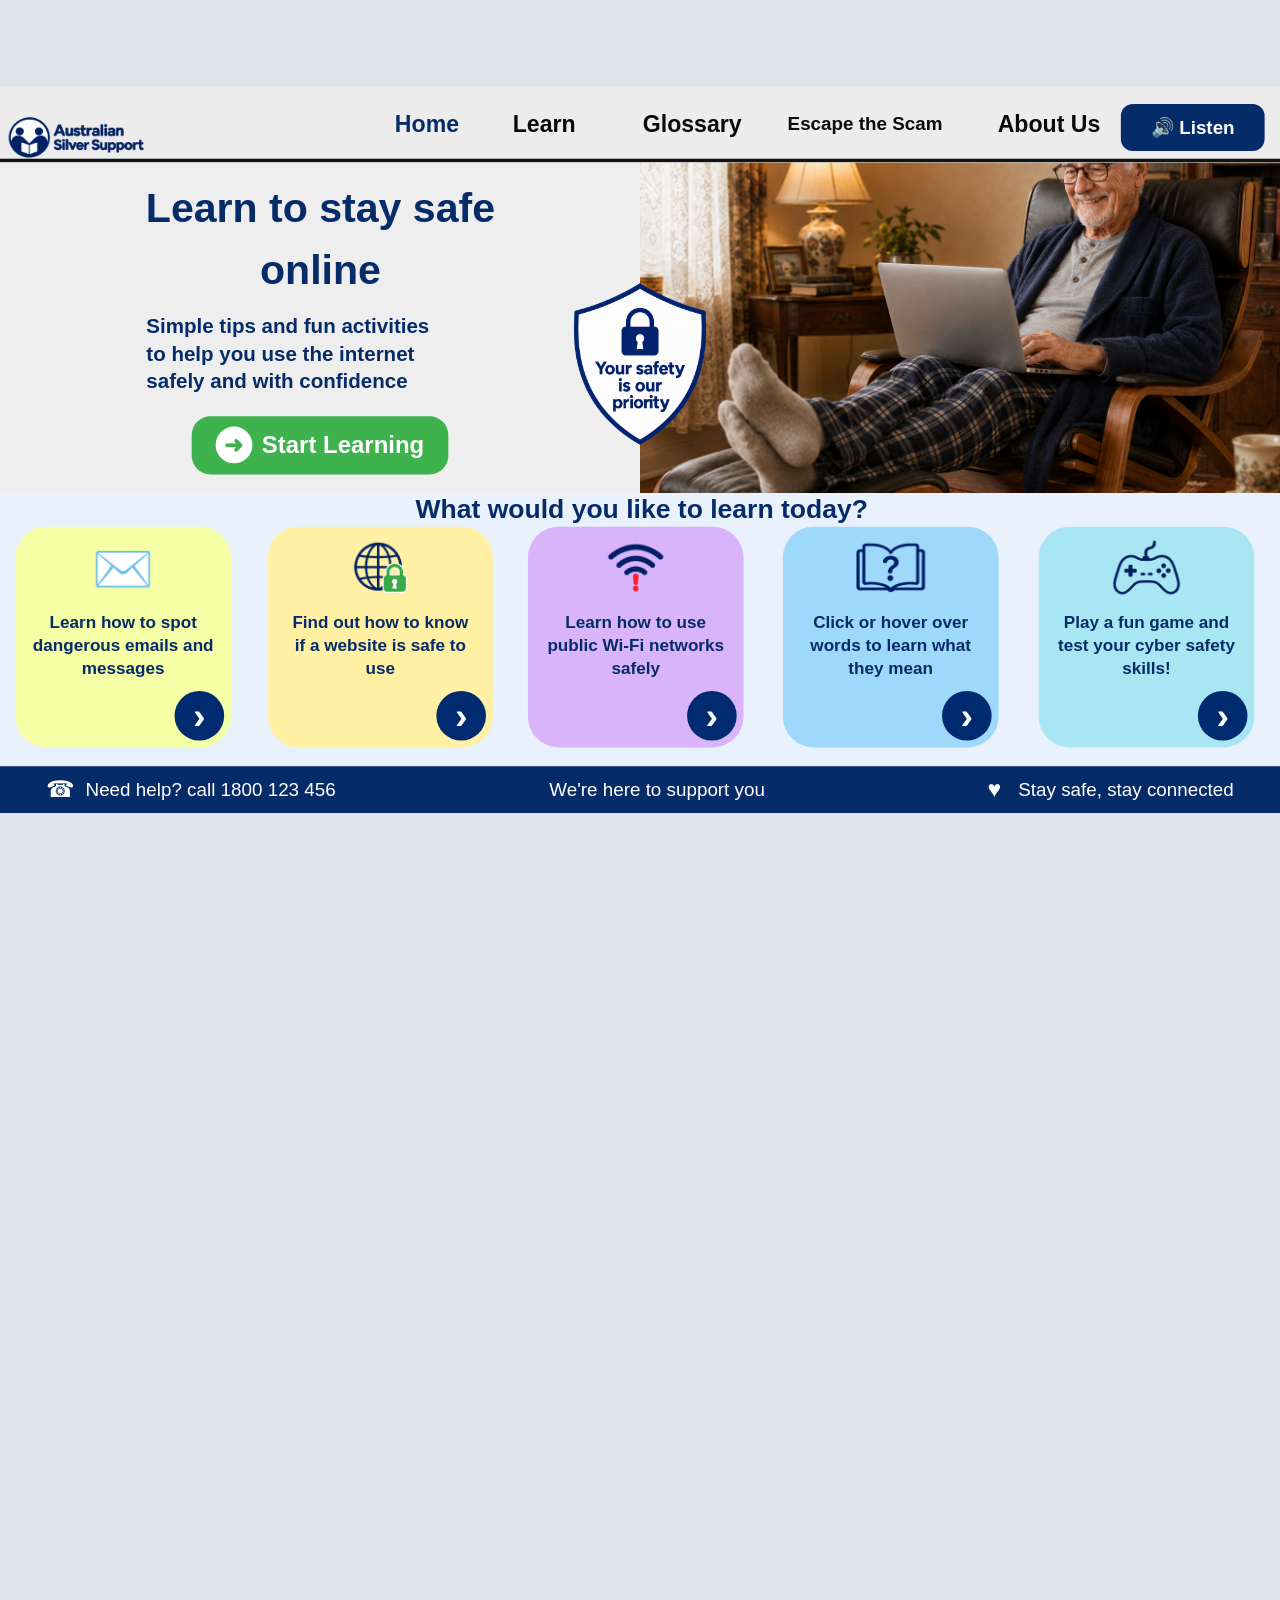
<file: index.html>
<!DOCTYPE html>
<html lang="en">
<head>
    <meta charset="utf-8">
    <meta http-equiv="refresh" content="0; url=main.html">
    <meta name="viewport" content="width=device-width, initial-scale=1">
    <title>Australian Silver Support</title>
</head>
<body>
    <p>Opening Australian Silver Support...</p>
</body>
</html>
</file>
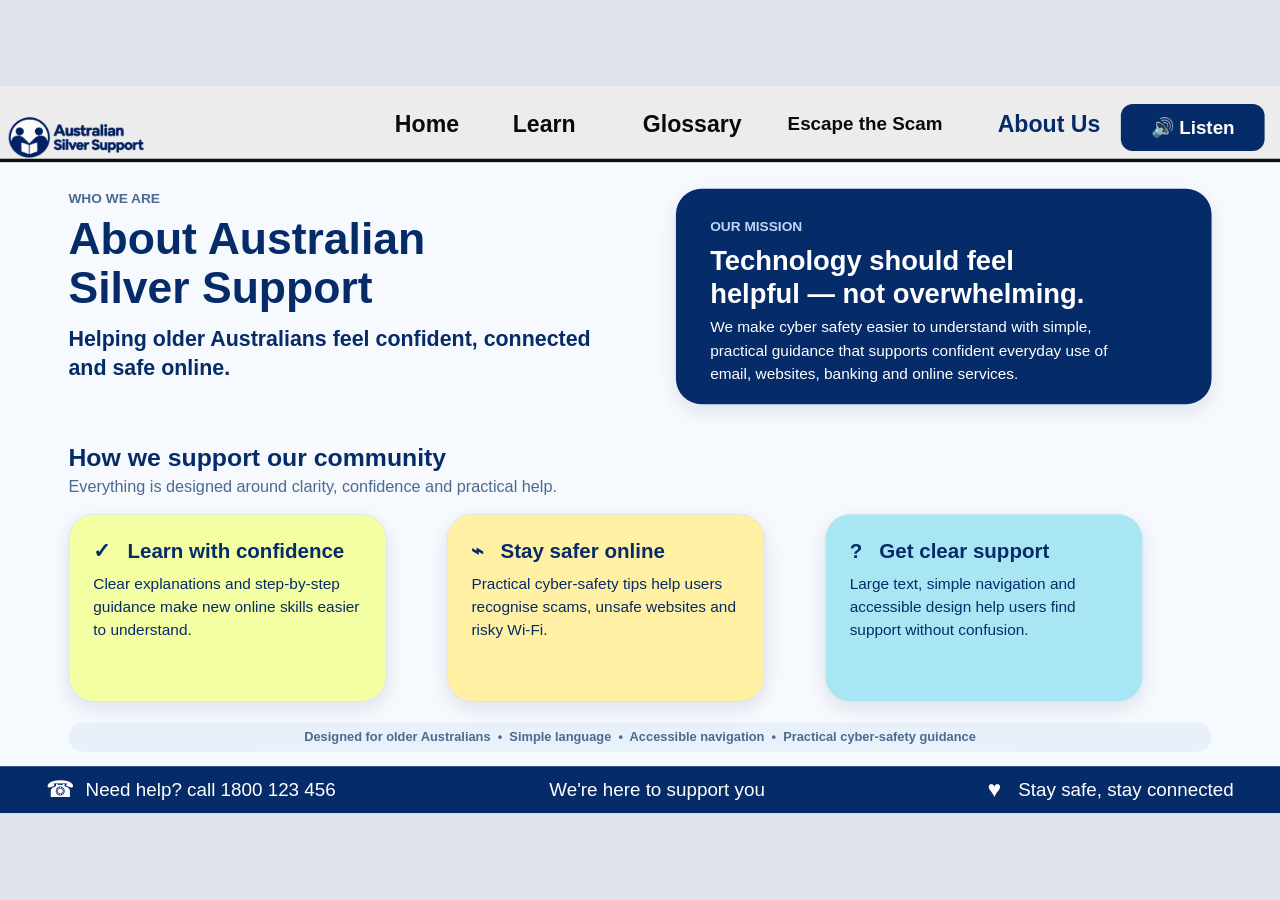
<file: about.html>
<!DOCTYPE html>
<html lang="en">
    <head>
        <meta charset="utf-8"/>
        <meta content="width=device-width,initial-scale=1" name="viewport"/>
        <title>
            About Us
        </title>
        <link href="static/css/style.css" rel="stylesheet"/>
    </head>
    <body>
        <div class="webpage">
            <!-- navigation -->
            <nav class="navbar">
                <a class="logo" href="main.html">
                    <img alt="Australian Silver Support" src="static/images/logo.png"/>
                </a>
                <a class="nav-item home-link" href="main.html">
                    Home
                </a>
                <a class="nav-item learn-link" href="learn.html">
                    Learn
                </a>
                <a class="nav-item glossary-link" href="glossary.html">
                    Glossary
                </a>
                <a class="nav-item game-link" href="escape-the-scam.html">
                    Escape the Scam
                </a>
                <a class="nav-item about-link active" href="about.html">
                    About Us
                </a>
                <button aria-label="Read the main page content aloud" class="listen-button" id="listenButton" type="button">
                    🔊 Listen
                </button>
            </nav>
            <!-- page content -->
            <main class="main" id="main">
                <div class="about-label">
                    WHO WE ARE
                </div>
                <h1 class="about-title">
                    About Australian
                    <br/>
                    Silver Support
                </h1>
                <p class="about-intro">
                    Helping older Australians feel confident, connected and safe online.
                </p>
                <aside class="mission">
                    <p class="mission-label">
                        OUR MISSION
                    </p>
                    <h2>
                        Technology should feel
                        <br/>
                        helpful — not overwhelming.
                    </h2>
                    <p>
                        We make cyber safety easier to understand with simple, practical guidance that supports confident everyday use of email, websites, banking and online services.
                    </p>
                </aside>
                <h2 class="support-title">
                    How we support our community
                </h2>
                <p class="support-intro">
                    Everything is designed around clarity, confidence and practical help.
                </p>
                <article class="value-card learn-value">
                    <h3>
                        ✓   Learn with confidence
                    </h3>
                    <p>
                        Clear explanations and step-by-step guidance make new online skills easier to understand.
                    </p>
                </article>
                <article class="value-card safe-value">
                    <h3>
                        ⌁   Stay safer online
                    </h3>
                    <p>
                        Practical cyber-safety tips help users recognise scams, unsafe websites and risky Wi-Fi.
                    </p>
                </article>
                <article class="value-card help-value">
                    <h3>
                        ?   Get clear support
                    </h3>
                    <p>
                        Large text, simple navigation and accessible design help users find support without confusion.
                    </p>
                </article>
                <div class="trust-strip">
                    Designed for older Australians  •  Simple language  •  Accessible navigation  •  Practical cyber-safety guidance
                </div>
            </main>
            <!-- footer -->
            <footer class="footer">
                <a class="help-link" href="help.html">
                    <span class="footer-icon">
                        ☎
                    </span>
                    Need help? call 1800 123 456
                </a>
                <div class="footer-line">
                </div>
                <span class="support-message">
                    We're here to support you
                </span>
                <span class="safe-message">
                    <span class="footer-icon">
                        ♥
                    </span>
                    Stay safe, stay connected
                </span>
            </footer>
        </div>
        <script src="static/js/Tung.js">
        </script>
    </body>
</html>
</file>
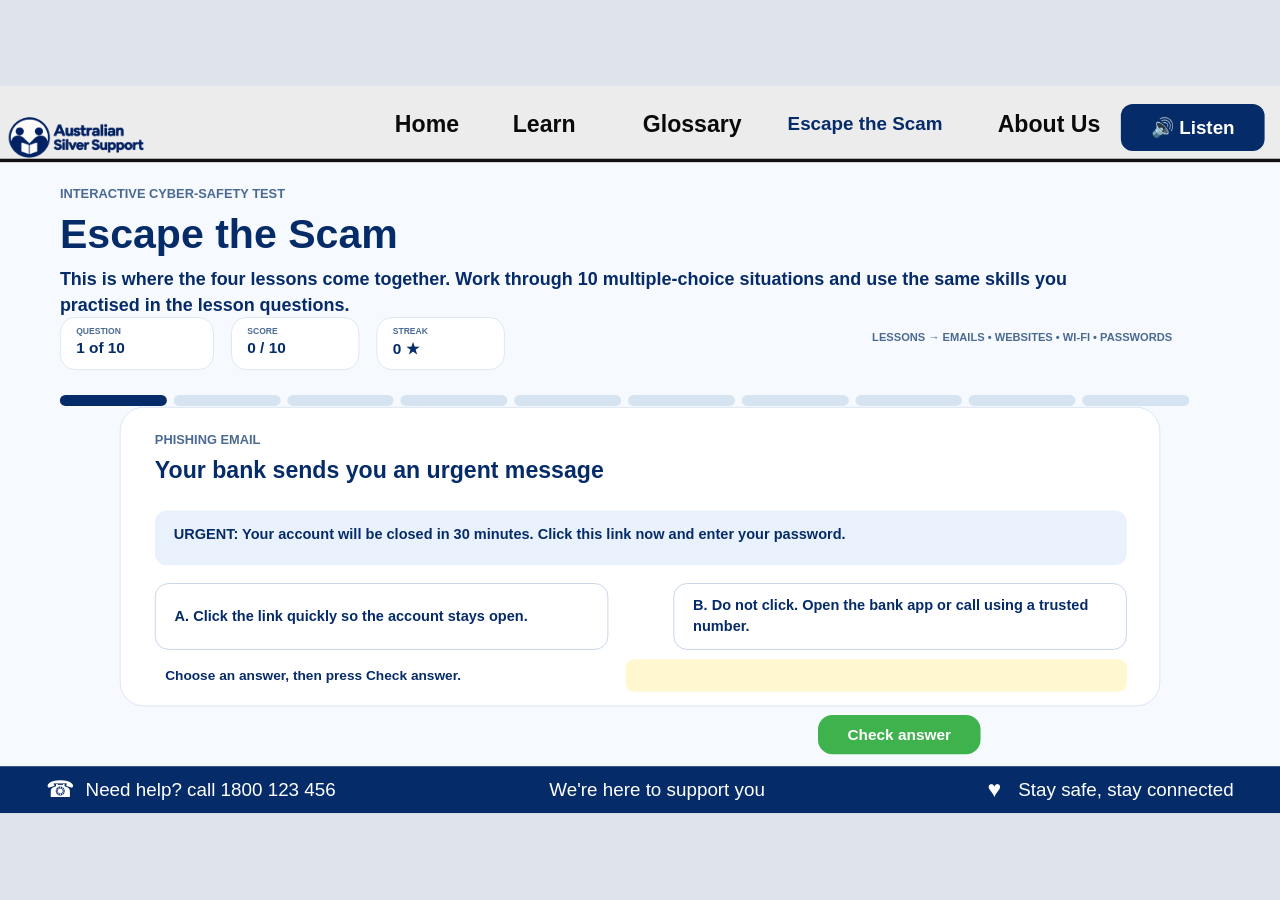
<file: escape-the-scam.html>
<!DOCTYPE html>
<html lang="en">
    <head>
        <meta charset="utf-8">
        <meta name="viewport" content="width=device-width, initial-scale=1.0">
        <title>Escape the Scam</title>
        <link rel="stylesheet" href="static/css/style.css">
    </head>
    <body>
        <div class="webpage">
            <!-- navigation -->
            <nav class="navbar">
                <a class="logo" href="main.html"><img alt="Australian Silver Support" src="static/images/logo.png"></a>
                <a class="nav-item home-link " href="main.html">Home</a>
                <a class="nav-item learn-link " href="learn.html">Learn</a>
                <a class="nav-item glossary-link " href="glossary.html">Glossary</a>
                <a class="nav-item game-link active" href="escape-the-scam.html">Escape the Scam</a>
                <a class="nav-item about-link " href="about.html">About Us</a>
                <button aria-label="Read the main page content aloud" class="listen-button" id="listenButton" type="button">🔊 Listen</button>
            </nav>
            <main class="main figma-page game-final-page" id="main">
                <p class="fp-label">INTERACTIVE CYBER-SAFETY TEST</p>
                <h1 class="fp-title">Escape the Scam</h1>
                <p class="fp-intro">This is where the four lessons come together. Work through 10 multiple-choice situations and use the same skills you practised in the lesson questions.</p>

                <div class="game-count-card"><small>QUESTION</small><strong id="questionCount">1 of 10</strong></div>
                <div class="game-score-card"><small>SCORE</small><strong id="scoreText">0 / 10</strong></div>
                <div class="game-streak-card"><small>STREAK</small><strong id="streakText">0 ★</strong></div>
                <div class="game-prep-label">LESSONS → EMAILS • WEBSITES • WI-FI • PASSWORDS</div>
                <div class="game-progress"><span></span><span></span><span></span><span></span><span></span><span></span><span></span><span></span><span></span><span></span></div>

                <section class="figma-game-card">
                    <p class="game-type" id="gameType">PHISHING EMAIL</p>
                    <h2 id="gameQuestion">Your bank sends you an urgent message</h2>
                    <div class="game-scenario" id="scenario"></div>
                    <button class="game-answer answer-left" id="answerOne" type="button"></button>
                    <button class="game-answer answer-right" id="answerTwo" type="button"></button>
                    <div class="game-feedback" id="feedback">Choose an answer, then press Check answer.</div>
                    <div class="game-teach" id="teach"></div>
                </section>

                <button class="check-answer" id="checkButton" type="button">Check answer</button>
                <button class="game-next" id="nextButton" type="button">Next question →</button>
            </main>
            <!-- footer -->
            <footer class="footer">
                <a class="help-link" href="help.html"><span class="footer-icon">☎</span>Need help? call 1800 123 456</a>
                <div class="footer-line"></div>
                <span class="support-message">We're here to support you</span>
                <span class="safe-message"><span class="footer-icon">♥</span>Stay safe, stay connected</span>
            </footer>
        </div>
        <script src="static/js/Tung.js"></script>
    </body>
</html>
</file>
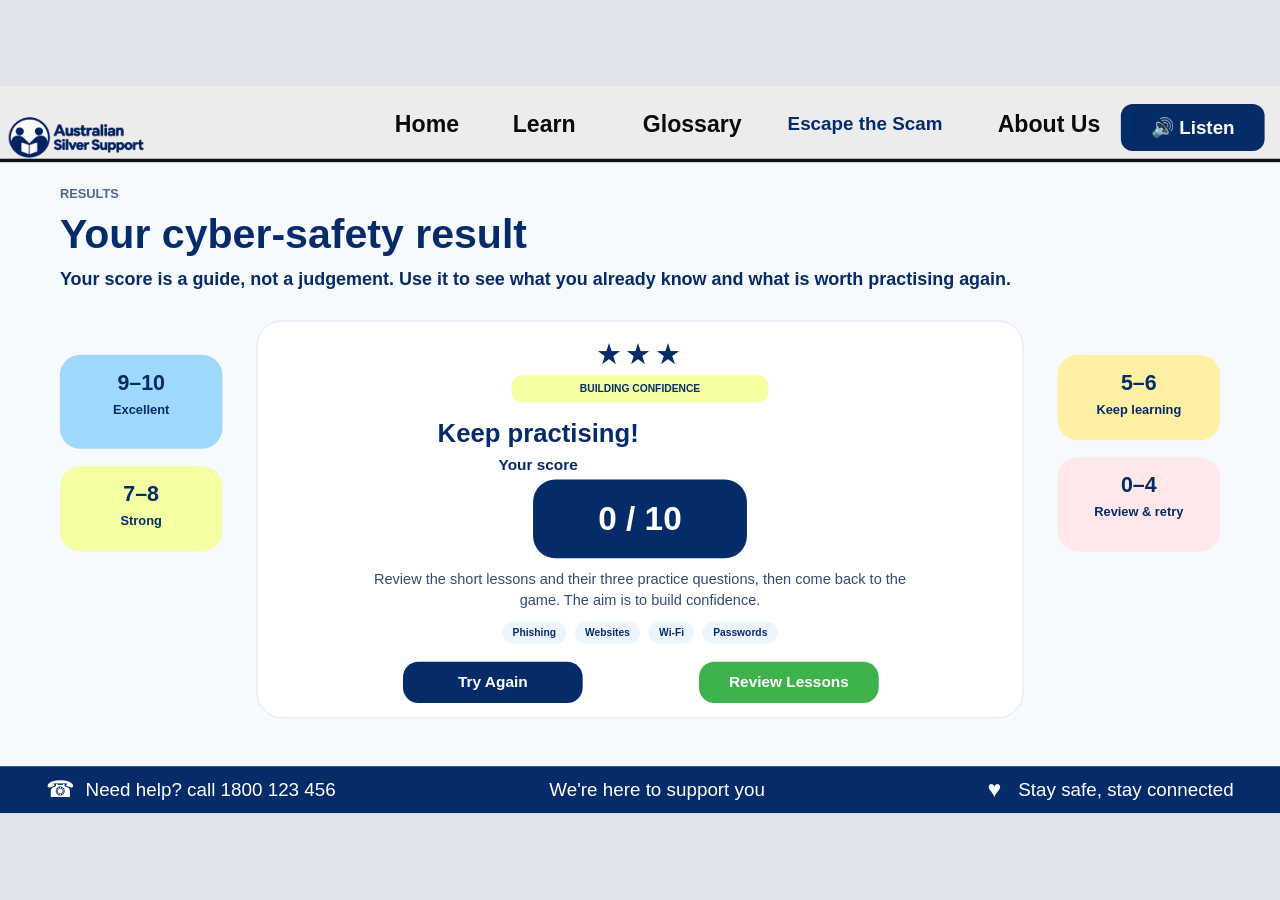
<file: game-complete.html>
<!DOCTYPE html>
<html lang="en">
    <head>
        <meta charset="utf-8">
        <meta name="viewport" content="width=device-width, initial-scale=1.0">
        <title>Game Complete</title>
        <link rel="stylesheet" href="static/css/style.css">
    </head>
    <body>
        <div class="webpage">
            <!-- navigation -->
            <nav class="navbar">
                <a class="logo" href="main.html"><img alt="Australian Silver Support" src="static/images/logo.png"></a>
                <a class="nav-item home-link " href="main.html">Home</a>
                <a class="nav-item learn-link " href="learn.html">Learn</a>
                <a class="nav-item glossary-link " href="glossary.html">Glossary</a>
                <a class="nav-item game-link active" href="escape-the-scam.html">Escape the Scam</a>
                <a class="nav-item about-link " href="about.html">About Us</a>
                <button aria-label="Read the main page content aloud" class="listen-button" id="listenButton" type="button">🔊 Listen</button>
            </nav>
            <main class="main figma-page results-final-page" id="main">
                <p class="fp-label">RESULTS</p>
                <h1 class="fp-title">Your cyber-safety result</h1>
                <p class="fp-intro">Your score is a guide, not a judgement. Use it to see what you already know and what is worth practising again.</p>
                <section class="result-card enhanced-result-card">
                    <div class="result-stars">★★★</div>
                    <div class="result-band" id="resultBand">CYBER SAFETY RESULT</div>
                    <h2 id="resultTitle">Great work!</h2>
                    <p class="result-label">Your score</p>
                    <div class="result-score" id="finalScore">0 / 10</div>
                    <p class="result-practice" id="resultMessage">You completed all 10 situations.</p>
                    <div class="result-topics"><span>Phishing</span><span>Websites</span><span>Wi-Fi</span><span>Passwords</span></div>
                    <a class="result-button result-again" href="escape-the-scam.html">Try Again</a>
                    <a class="result-button result-home" href="learn.html">Review Lessons</a>
                </section>
                <aside class="score-key score-key-one"><strong>9–10</strong><span>Excellent</span></aside>
                <aside class="score-key score-key-two"><strong>7–8</strong><span>Strong</span></aside>
                <aside class="score-key score-key-three"><strong>5–6</strong><span>Keep learning</span></aside>
                <aside class="score-key score-key-four"><strong>0–4</strong><span>Review &amp; retry</span></aside>
            </main>
            <!-- footer -->
            <footer class="footer">
                <a class="help-link" href="help.html"><span class="footer-icon">☎</span>Need help? call 1800 123 456</a>
                <div class="footer-line"></div>
                <span class="support-message">We're here to support you</span>
                <span class="safe-message"><span class="footer-icon">♥</span>Stay safe, stay connected</span>
            </footer>
        </div>
        <script src="static/js/Tung.js"></script>
    </body>
</html>
</file>
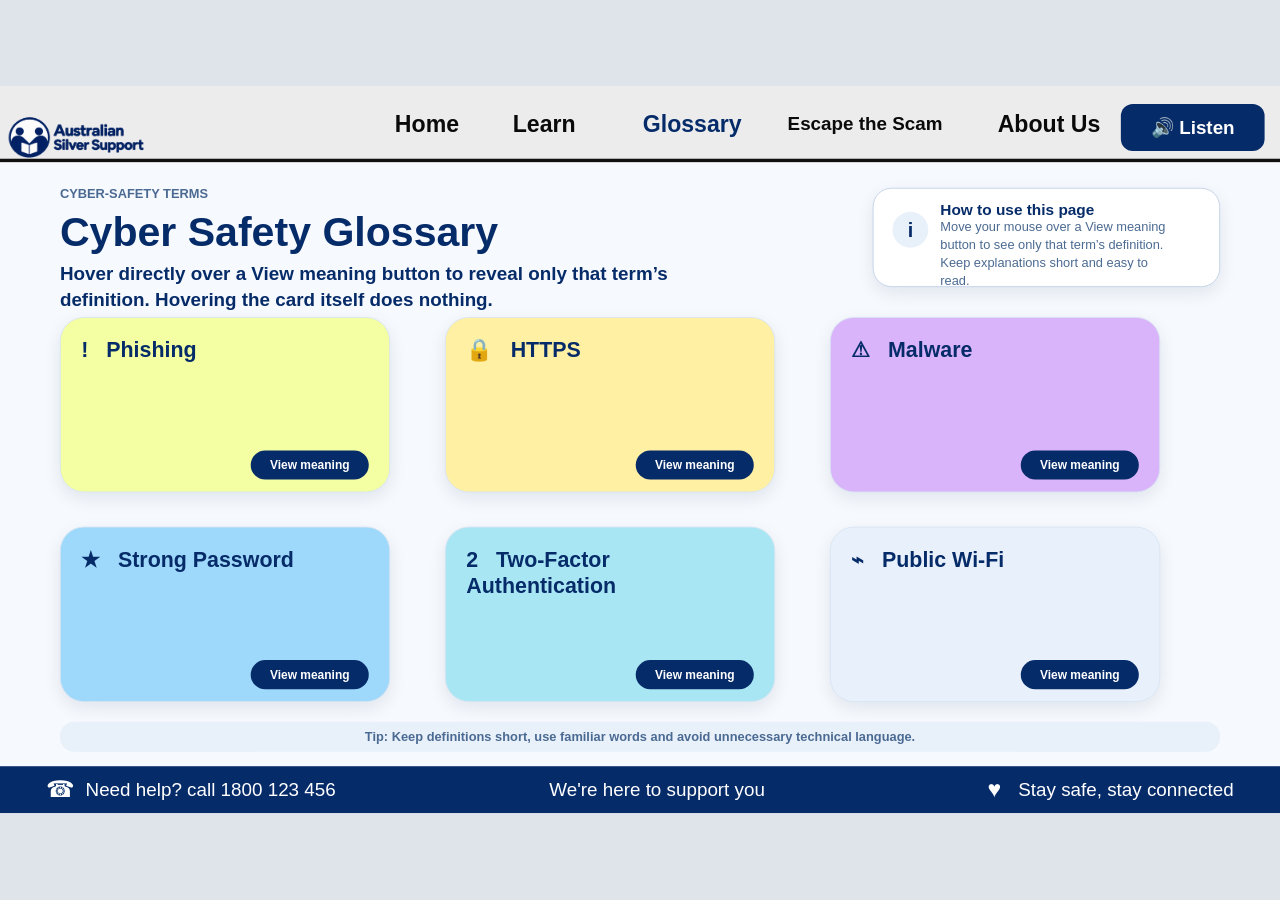
<file: glossary.html>
<!DOCTYPE html>
<html lang="en">
    <head>
        <meta charset="utf-8"/>
        <meta content="width=device-width,initial-scale=1" name="viewport"/>
        <title>
            Glossary
        </title>
        <link href="static/css/style.css" rel="stylesheet"/>
    </head>
    <body>
        <div class="webpage">
            <!-- navigation -->
            <nav class="navbar">
                <a class="logo" href="main.html">
                    <img alt="Australian Silver Support" src="static/images/logo.png"/>
                </a>
                <a class="nav-item home-link" href="main.html">
                    Home
                </a>
                <a class="nav-item learn-link" href="learn.html">
                    Learn
                </a>
                <a class="nav-item glossary-link active" href="glossary.html">
                    Glossary
                </a>
                <a class="nav-item game-link" href="escape-the-scam.html">
                    Escape the Scam
                </a>
                <a class="nav-item about-link" href="about.html">
                    About Us
                </a>
                <button aria-label="Read the main page content aloud" class="listen-button" id="listenButton" type="button">
                    🔊 Listen
                </button>
            </nav>
            <!-- page content -->
            <main class="main" id="main">
                <div class="glossary-label">
                    CYBER-SAFETY TERMS
                </div>
                <h1 class="glossary-title">
                    Cyber Safety Glossary
                </h1>
                <div class="glossary-intro">
                    Hover directly over a View meaning button to reveal only that term’s definition. Hovering the card itself does nothing.
                </div>
                <aside class="glossary-help">
                    <div class="info-icon">
                        i
                    </div>
                    <h3>
                        How to use this page
                    </h3>
                    <p>
                        Move your mouse over a View meaning button to see only that term’s definition.
                        <br/>
                        Keep explanations short and easy to read.
                    </p>
                </aside>
                <article class="glossary-card phishing-card">
                    <h2>
                        !   Phishing
                    </h2>

                    <button class="meaning-button" type="button" tabindex="0">
                        View meaning
                    </button>
                    <div class="rollover">A fake email or message designed to trick you into giving away personal information. Phishing often uses urgency, threats or fake links.</div>
                </article>
                <article class="glossary-card https-card">
                    <h2>
                        🔒   HTTPS
                    </h2>

                    <button class="meaning-button" type="button" tabindex="0">
                        View meaning
                    </button>
                    <div class="rollover">A secure website connection that helps protect information you send online. HTTPS protects data travelling between your browser and the website, but it does not prove the website is genuine.</div>
                </article>
                <article class="glossary-card malware-card">
                    <h2>
                        ⚠   Malware
                    </h2>

                    <button class="meaning-button" type="button" tabindex="0">
                        View meaning
                    </button>
                    <div class="rollover">Harmful software that can damage a device or steal information. Avoid unexpected downloads and keep software updated.</div>
                </article>
                <article class="glossary-card password-card">
                    <h2>
                        ★   Strong Password
                    </h2>

                    <button class="meaning-button" type="button" tabindex="0">
                        View meaning
                    </button>
                    <div class="rollover">A long, unique password that is difficult for another person to guess. Use different passwords for important accounts.</div>
                </article>
                <article class="glossary-card two-factor-card">
                    <h2>
                        2   Two-Factor Authentication
                    </h2>

                    <button class="meaning-button" type="button" tabindex="0">
                        View meaning
                    </button>
                    <div class="rollover">An extra security step that asks for a second proof of identity when signing in. A code sent to a trusted device is one common second factor.</div>
                </article>
                <article class="glossary-card public-wifi-card">
                    <h2>
                        ⌁   Public Wi-Fi
                    </h2>

                    <button class="meaning-button" type="button" tabindex="0">
                        View meaning
                    </button>
                    <div class="rollover">A shared wireless network in public places that may be less secure than your home network. Avoid sensitive banking on unknown public Wi-Fi.</div>
                </article>
                <div class="glossary-tip">
                    Tip: Keep definitions short, use familiar words and avoid unnecessary technical language.
                </div>
            </main>
            <!-- footer -->
            <footer class="footer">
                <a class="help-link" href="help.html">
                    <span class="footer-icon">
                        ☎
                    </span>
                    Need help? call 1800 123 456
                </a>
                <div class="footer-line">
                </div>
                <span class="support-message">
                    We're here to support you
                </span>
                <span class="safe-message">
                    <span class="footer-icon">
                        ♥
                    </span>
                    Stay safe, stay connected
                </span>
            </footer>
        </div>
        <script src="static/js/Tung.js">
        </script>
    </body>
</html>
</file>
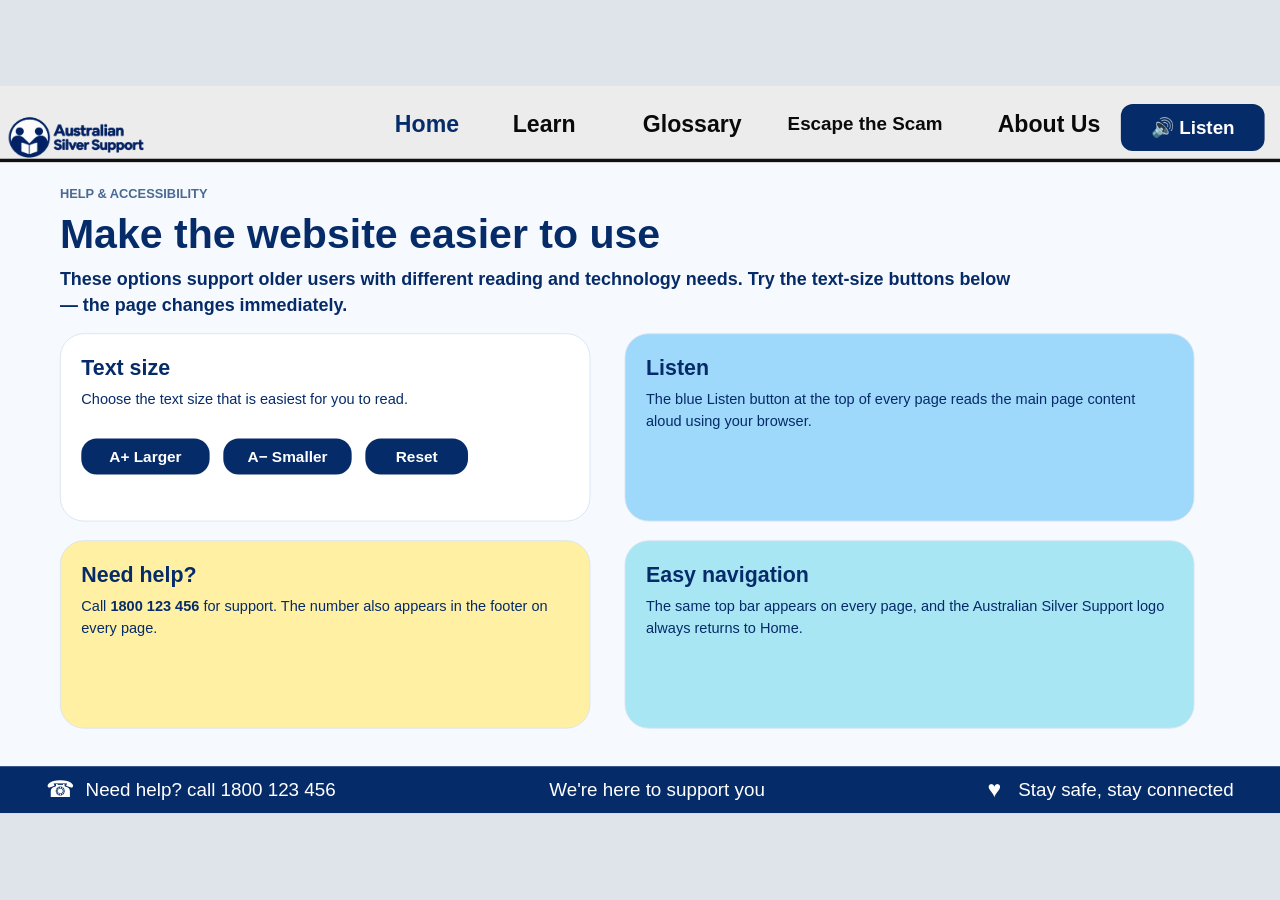
<file: help.html>
<!DOCTYPE html>
<html lang="en">
    <head>
        <meta charset="utf-8">
        <meta name="viewport" content="width=device-width, initial-scale=1.0">
        <title>Help & Accessibility</title>
        <link rel="stylesheet" href="static/css/style.css">
    </head>
    <body>
        <div class="webpage">
            <!-- navigation -->
            <nav class="navbar">
                <a class="logo" href="main.html">
                    <img alt="Australian Silver Support" src="static/images/logo.png">
                </a>
                <a class="nav-item home-link active" href="main.html">Home</a>
                <a class="nav-item learn-link " href="learn.html">Learn</a>
                <a class="nav-item glossary-link " href="glossary.html">Glossary</a>
                <a class="nav-item game-link " href="escape-the-scam.html">Escape the Scam</a>
                <a class="nav-item about-link " href="about.html">About Us</a>
                <button class="listen-button" id="listenButton" type="button">🔊 Listen</button>
            </nav>
            <main class="main figma-page" id="main">
                <p class="fp-label">HELP &amp; ACCESSIBILITY</p>
                <h1 class="fp-title">Make the website easier to use</h1>
                <p class="fp-intro">These options support older users with different reading and technology needs. Try the text-size buttons below — the page changes immediately.</p>

                <section class="help-card help-text">
                    <h2>Text size</h2>
                    <p>Choose the text size that is easiest for you to read.</p>
                    <button class="help-control control-large" id="largerTextButton" type="button">A+ Larger</button>
                    <button class="help-control control-small" id="smallerTextButton" type="button">A− Smaller</button>
                    <button class="help-control control-reset" id="resetTextButton" type="button">Reset</button>
                </section>
                <section class="help-card help-listen"><h2>Listen</h2><p>The blue Listen button at the top of every page reads the main page content aloud using your browser.</p></section>
                <section class="help-card help-phone"><h2>Need help?</h2><p>Call <strong>1800 123 456</strong> for support. The number also appears in the footer on every page.</p></section>
                <section class="help-card help-nav"><h2>Easy navigation</h2><p>The same top bar appears on every page, and the Australian Silver Support logo always returns to Home.</p></section>
            </main>
            <!-- footer -->
            <footer class="footer">
                <a class="help-link" href="help.html"><span class="footer-icon">☎</span>Need help? call 1800 123 456</a>
                <div class="footer-line"></div>
                <span class="support-message">We're here to support you</span>
                <span class="safe-message"><span class="footer-icon">♥</span>Stay safe, stay connected</span>
            </footer>
        </div>
        <script src="static/js/Tung.js"></script>
    </body>
</html>
</file>
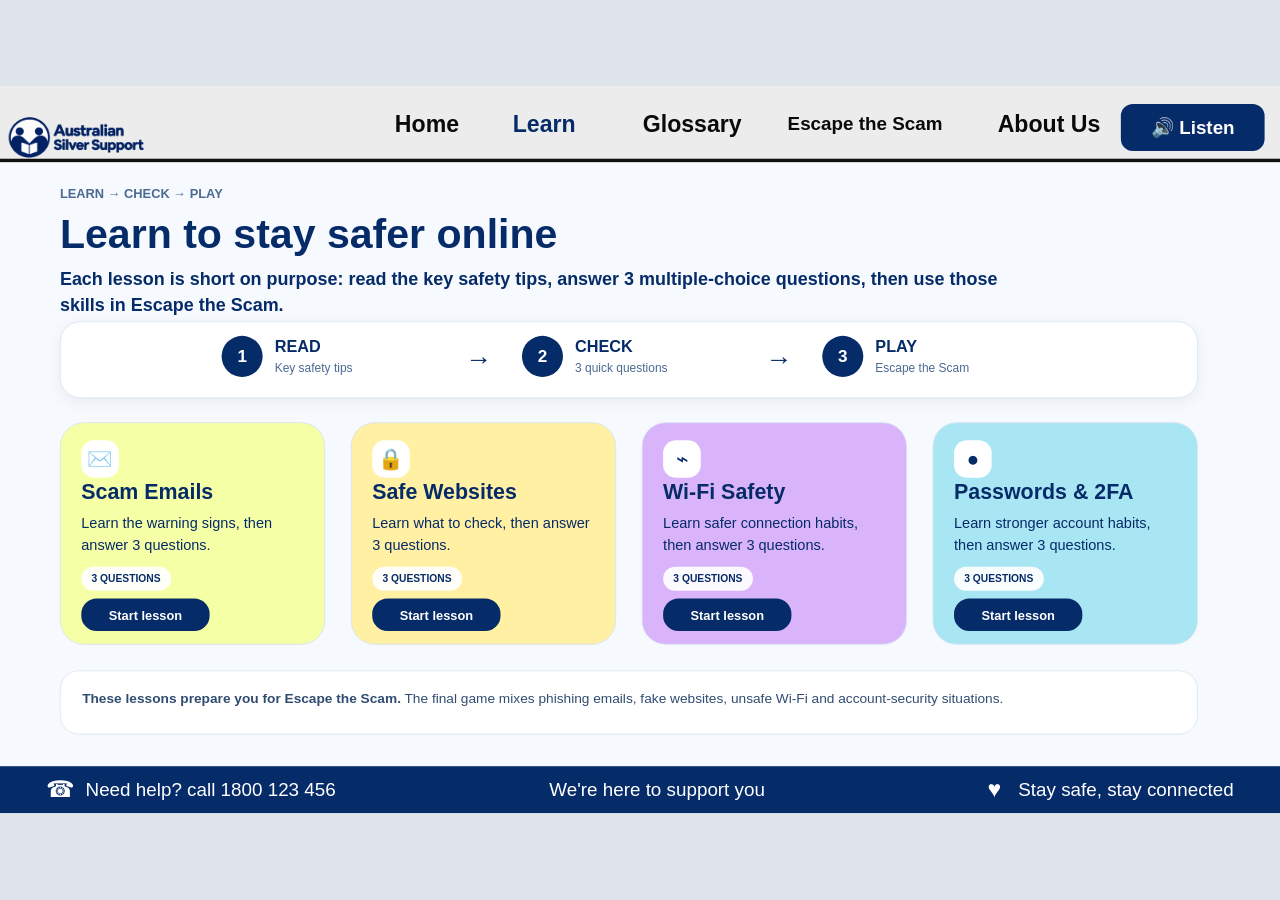
<file: learn.html>
<!DOCTYPE html>
<html lang="en">
    <head>
        <meta charset="utf-8">
        <meta name="viewport" content="width=device-width, initial-scale=1.0">
        <title>Learn</title>
        <link rel="stylesheet" href="static/css/style.css">
    </head>
    <body>
        <div class="webpage">
            <!-- navigation -->
            <nav class="navbar">
                <a class="logo" href="main.html"><img alt="Australian Silver Support" src="static/images/logo.png"></a>
                <a class="nav-item home-link " href="main.html">Home</a>
                <a class="nav-item learn-link active" href="learn.html">Learn</a>
                <a class="nav-item glossary-link " href="glossary.html">Glossary</a>
                <a class="nav-item game-link " href="escape-the-scam.html">Escape the Scam</a>
                <a class="nav-item about-link " href="about.html">About Us</a>
                <button aria-label="Read the main page content aloud" class="listen-button" id="listenButton" type="button">🔊 Listen</button>
            </nav>
            <main class="main figma-page learn-prep-page" id="main">
                <p class="fp-label">LEARN → CHECK → PLAY</p>
                <h1 class="fp-title">Learn to stay safer online</h1>
                <p class="fp-intro">Each lesson is short on purpose: read the key safety tips, answer 3 multiple-choice questions, then use those skills in Escape the Scam.</p>

                <section class="lesson-flow-strip">
                    <div class="flow-step"><span>1</span><strong>READ</strong><small>Key safety tips</small></div>
                    <div class="flow-arrow">→</div>
                    <div class="flow-step"><span>2</span><strong>CHECK</strong><small>3 quick questions</small></div>
                    <div class="flow-arrow">→</div>
                    <div class="flow-step"><span>3</span><strong>PLAY</strong><small>Escape the Scam</small></div>
                </section>

                <article class="learn-tile tile-email prep-tile"><div class="prep-icon">✉️</div><h2>Scam Emails</h2><p>Learn the warning signs, then answer 3 questions.</p><div class="prep-badge">3 QUESTIONS</div><a class="small-button" href="scam-emails.html">Start lesson</a></article>
                <article class="learn-tile tile-web prep-tile"><div class="prep-icon">🔒</div><h2>Safe Websites</h2><p>Learn what to check, then answer 3 questions.</p><div class="prep-badge">3 QUESTIONS</div><a class="small-button" href="safe-websites.html">Start lesson</a></article>
                <article class="learn-tile tile-wifi prep-tile"><div class="prep-icon">⌁</div><h2>Wi-Fi Safety</h2><p>Learn safer connection habits, then answer 3 questions.</p><div class="prep-badge">3 QUESTIONS</div><a class="small-button" href="wifi-safety.html">Start lesson</a></article>
                <article class="learn-tile tile-password prep-tile"><div class="prep-icon">●</div><h2>Passwords &amp; 2FA</h2><p>Learn stronger account habits, then answer 3 questions.</p><div class="prep-badge">3 QUESTIONS</div><a class="small-button" href="passwords.html">Start lesson</a></article>

                <section class="prepare-for-game"><strong>These lessons prepare you for Escape the Scam.</strong> The final game mixes phishing emails, fake websites, unsafe Wi-Fi and account-security situations.</section>
            </main>
            <!-- footer -->
            <footer class="footer">
                <a class="help-link" href="help.html"><span class="footer-icon">☎</span>Need help? call 1800 123 456</a>
                <div class="footer-line"></div>
                <span class="support-message">We're here to support you</span>
                <span class="safe-message"><span class="footer-icon">♥</span>Stay safe, stay connected</span>
            </footer>
        </div>
        <script src="static/js/Tung.js"></script>
    </body>
</html>
</file>
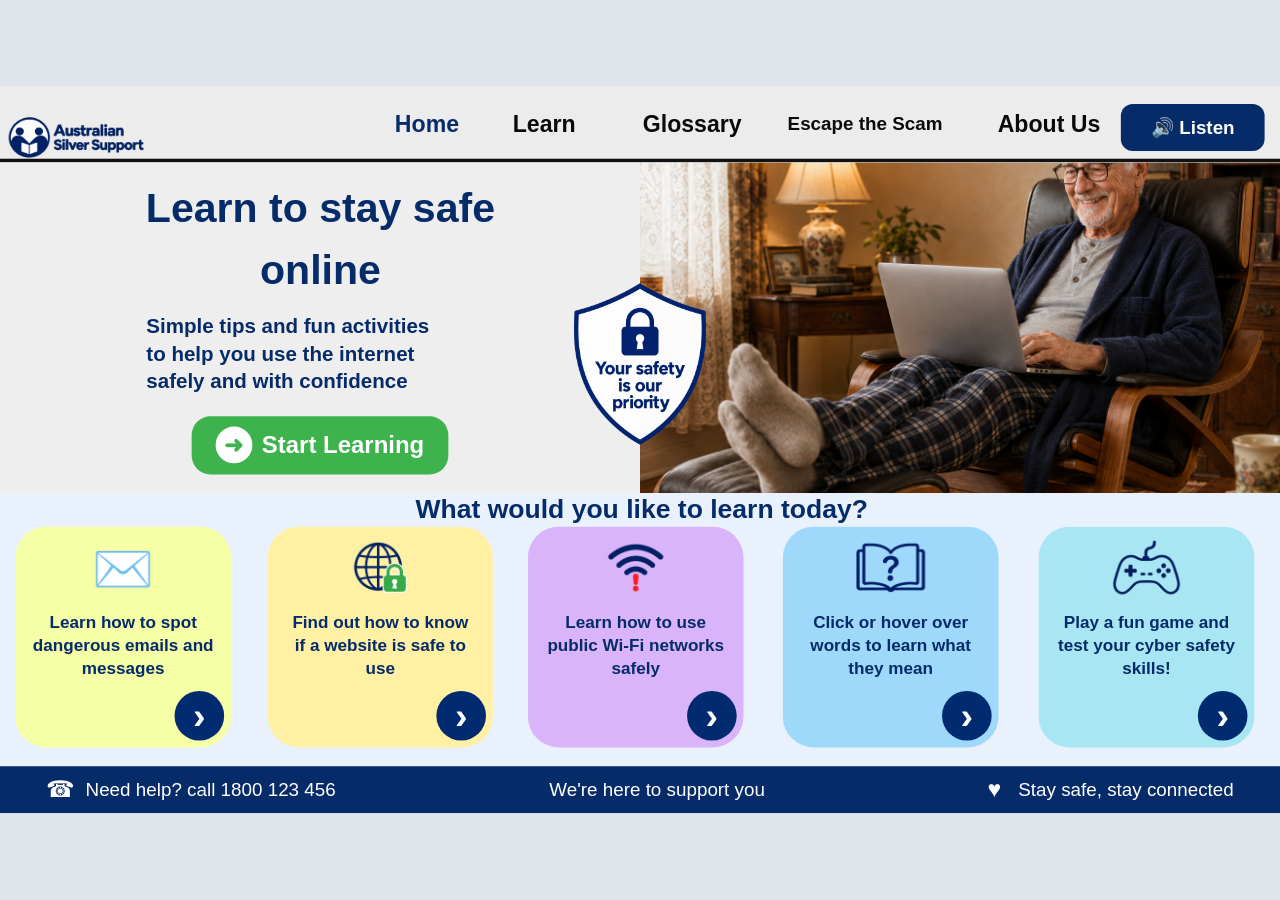
<file: main.html>
<!DOCTYPE html>
<html lang="en">
    <head>
        <meta charset="utf-8"/>
        <meta content="width=device-width,initial-scale=1" name="viewport"/>
        <title>
            Home
        </title>
        <link href="static/css/style.css" rel="stylesheet"/>
    </head>
    <body>
        <div class="webpage">
            <!-- navigation -->
            <nav class="navbar">
                <a class="logo" href="main.html">
                    <img alt="Australian Silver Support" src="static/images/logo.png"/>
                </a>
                <a class="nav-item home-link active" href="main.html">
                    Home
                </a>
                <a class="nav-item learn-link" href="learn.html">
                    Learn
                </a>
                <a class="nav-item glossary-link" href="glossary.html">
                    Glossary
                </a>
                <a class="nav-item game-link" href="escape-the-scam.html">
                    Escape the Scam
                </a>
                <a class="nav-item about-link" href="about.html">
                    About Us
                </a>
                <button aria-label="Read the main page content aloud" class="listen-button" id="listenButton" type="button">
                    🔊 Listen
                </button>
            </nav>
            <!-- page content -->
            <main class="main" id="main">
                <div class="hero-left">
                </div>
                <div class="hero-photo">
                    <img alt="Older Australian man using a laptop" class="hero-man" src="static/images/hero-man.png"/>
                </div>
                <img alt="Your safety is our priority" class="hero-shield" src="static/images/shield.png"/>
                <div class="hero-title">
                    Learn to stay safe
                    <br/>
                    online
                </div>
                <div class="hero-text">
                    Simple tips and fun activities
                    <br/>
                    to help you use the internet
                    <br/>
                    safely and with confidence
                </div>
                <a class="start-button" href="learn.html">
                    <span class="start-arrow">
                        ➜
                    </span>
                    Start Learning
                </a>
                <div class="learn-background">
                </div>
                <div class="learn-heading">
                    What would you like to learn today?
                </div>
                <div class="learn-card scam-card">
                    <div class="card-icon mail-icon">
                        ✉️
                    </div>
                    Learn how to spot
                    <br/>
                    dangerous emails and
                    <br/>
                    messages
                    <a aria-label="Open scam emails page" class="card-next" href="scam-emails.html">
                        ›
                    </a>
                </div>
                <div class="learn-card website-card">
                    <div class="card-icon">
                        <img alt="" src="static/images/safe-website.png"/>
                    </div>
                    Find out how to know
                    <br/>
                    if a website is safe to
                    <br/>
                    use
                    <a aria-label="Open safe websites page" class="card-next" href="safe-websites.html">
                        ›
                    </a>
                </div>
                <div class="learn-card wifi-card">
                    <div class="card-icon">
                        <img alt="" src="static/images/wifi.png"/>
                    </div>
                    Learn how to use
                    <br/>
                    public Wi-Fi networks
                    <br/>
                    safely
                    <a aria-label="Open wifi safety page" class="card-next" href="wifi-safety.html">
                        ›
                    </a>
                </div>
                <div class="learn-card glossary-card-home">
                    <div class="card-icon">
                        <img alt="" src="static/images/book.png"/>
                    </div>
                    Click or hover over
                    <br/>
                    words to learn what
                    <br/>
                    they mean
                    <a aria-label="Open glossary page" class="card-next" href="glossary.html">
                        ›
                    </a>
                </div>
                <div class="learn-card game-card">
                    <div class="card-icon">
                        <img alt="" src="static/images/gamepad.png"/>
                    </div>
                    Play a fun game and
                    <br/>
                    test your cyber safety
                    <br/>
                    skills!
                    <a aria-label="Open escape the scam page" class="card-next" href="escape-the-scam.html">
                        ›
                    </a>
                </div>
            </main>
            <!-- footer -->
            <footer class="footer">
                <a class="help-link" href="help.html">
                    <span class="footer-icon">
                        ☎
                    </span>
                    Need help? call 1800 123 456
                </a>
                <div class="footer-line">
                </div>
                <span class="support-message">
                    We're here to support you
                </span>
                <span class="safe-message">
                    <span class="footer-icon">
                        ♥
                    </span>
                    Stay safe, stay connected
                </span>
            </footer>
        </div>
        <script src="static/js/Tung.js">
        </script>
    </body>
</html>
</file>
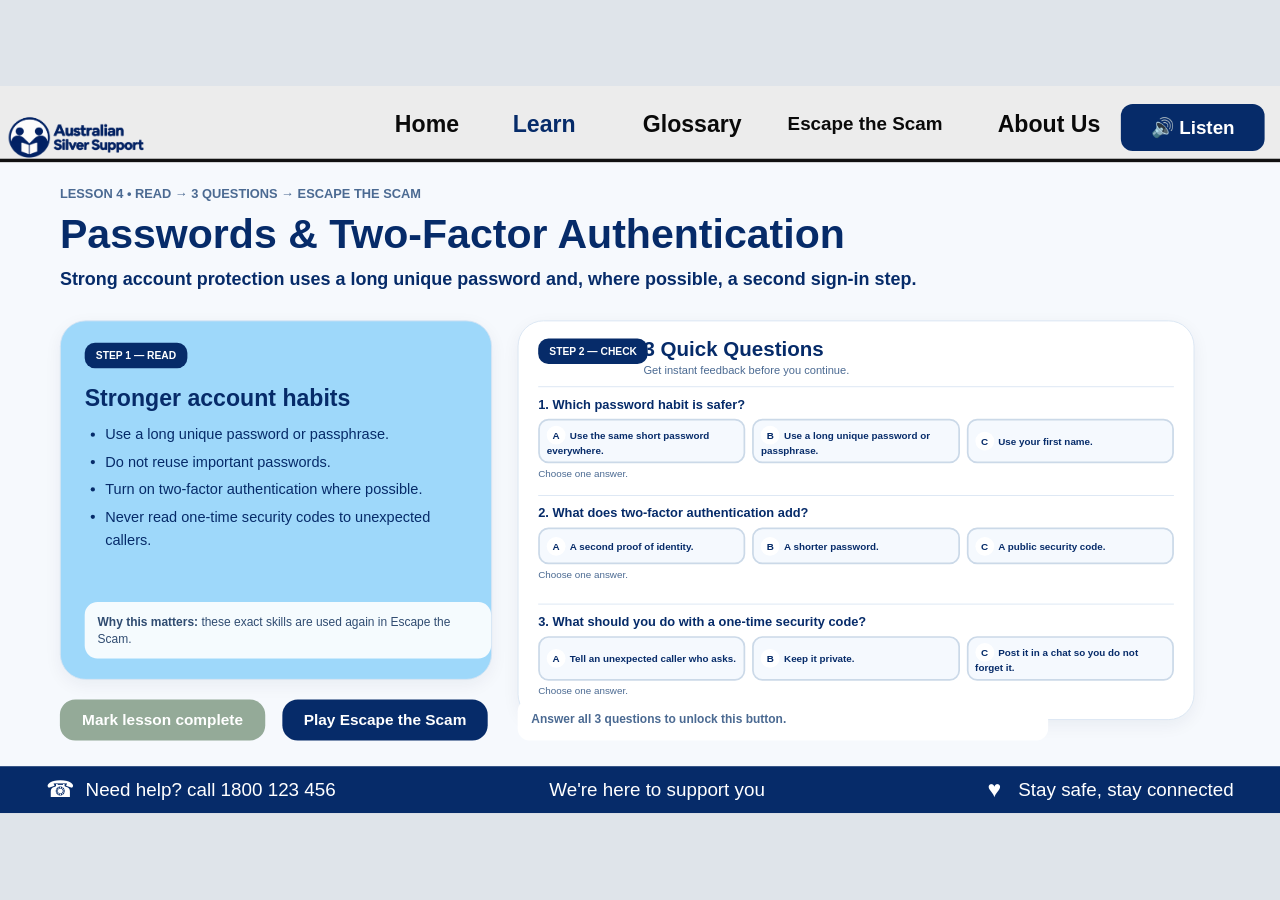
<file: passwords.html>
<!DOCTYPE html>
<html lang="en">
    <head>
        <meta charset="utf-8">
        <meta name="viewport" content="width=device-width, initial-scale=1.0">
        <title>Passwords & Two-Factor Authentication</title>
        <link rel="stylesheet" href="static/css/style.css">
    </head>
    <body>
        <div class="webpage">
            <!-- navigation -->
            <nav class="navbar">
                <a class="logo" href="main.html"><img alt="Australian Silver Support" src="static/images/logo.png"></a>
                <a class="nav-item home-link " href="main.html">Home</a>
                <a class="nav-item learn-link active" href="learn.html">Learn</a>
                <a class="nav-item glossary-link " href="glossary.html">Glossary</a>
                <a class="nav-item game-link " href="escape-the-scam.html">Escape the Scam</a>
                <a class="nav-item about-link " href="about.html">About Us</a>
                <button aria-label="Read the main page content aloud" class="listen-button" id="listenButton" type="button">🔊 Listen</button>
            </nav>
            <main class="main figma-page interactive-lesson lesson-password" id="main">
                <p class="fp-label">LESSON 4 • READ → 3 QUESTIONS → ESCAPE THE SCAM</p>
                <h1 class="fp-title">Passwords & Two-Factor Authentication</h1>
                <p class="fp-intro">Strong account protection uses a long unique password and, where possible, a second sign-in step.</p>

                <section class="lesson-reading-panel">
                    <div class="step-chip">STEP 1 — READ</div>
                    <h2>Stronger account habits</h2>
                    <ul><li>Use a long unique password or passphrase.</li><li>Do not reuse important passwords.</li><li>Turn on two-factor authentication where possible.</li><li>Never read one-time security codes to unexpected callers.</li></ul>
                    <div class="game-prep-note"><strong>Why this matters:</strong> these exact skills are used again in Escape the Scam.</div>
                </section>

                <section class="lesson-quiz-panel">
                    <div class="quiz-panel-title"><span class="step-chip">STEP 2 — CHECK</span><h2>3 Quick Questions</h2><p>Get instant feedback before you continue.</p></div>
                    <article class="lesson-question" id="pass1">
                        <h3>1. Which password habit is safer?</h3>
                        <div class="lesson-answer-row"><button id="pass1a" type="button" onclick="checkLessonAnswer('pass1','a')"><span>A</span>Use the same short password everywhere.</button><button id="pass1b" type="button" onclick="checkLessonAnswer('pass1','b')"><span>B</span>Use a long unique password or passphrase.</button><button id="pass1c" type="button" onclick="checkLessonAnswer('pass1','c')"><span>C</span>Use your first name.</button></div>
                        <p class="lesson-feedback" id="pass1Feedback">Choose one answer.</p>
                    </article>
                    <article class="lesson-question" id="pass2">
                        <h3>2. What does two-factor authentication add?</h3>
                        <div class="lesson-answer-row"><button id="pass2a" type="button" onclick="checkLessonAnswer('pass2','a')"><span>A</span>A second proof of identity.</button><button id="pass2b" type="button" onclick="checkLessonAnswer('pass2','b')"><span>B</span>A shorter password.</button><button id="pass2c" type="button" onclick="checkLessonAnswer('pass2','c')"><span>C</span>A public security code.</button></div>
                        <p class="lesson-feedback" id="pass2Feedback">Choose one answer.</p>
                    </article>
                    <article class="lesson-question" id="pass3">
                        <h3>3. What should you do with a one-time security code?</h3>
                        <div class="lesson-answer-row"><button id="pass3a" type="button" onclick="checkLessonAnswer('pass3','a')"><span>A</span>Tell an unexpected caller who asks.</button><button id="pass3b" type="button" onclick="checkLessonAnswer('pass3','b')"><span>B</span>Keep it private.</button><button id="pass3c" type="button" onclick="checkLessonAnswer('pass3','c')"><span>C</span>Post it in a chat so you do not forget it.</button></div>
                        <p class="lesson-feedback" id="pass3Feedback">Choose one answer.</p>
                    </article>
                </section>

                <button class="lesson-complete quiz-complete" id="lessonCompleteButton" onclick="markLessonComplete('passwords')" type="button" disabled>Mark lesson complete</button>
                <a class="lesson-next quiz-next" href="escape-the-scam.html">Play Escape the Scam</a>
                <p class="complete-message quiz-complete-message" id="completeMessage">Answer all 3 questions to unlock this button.</p>
            </main>
            <!-- footer -->
            <footer class="footer">
                <a class="help-link" href="help.html"><span class="footer-icon">☎</span>Need help? call 1800 123 456</a>
                <div class="footer-line"></div>
                <span class="support-message">We're here to support you</span>
                <span class="safe-message"><span class="footer-icon">♥</span>Stay safe, stay connected</span>
            </footer>
        </div>
        <script src="static/js/Tung.js"></script>
    </body>
</html>
</file>
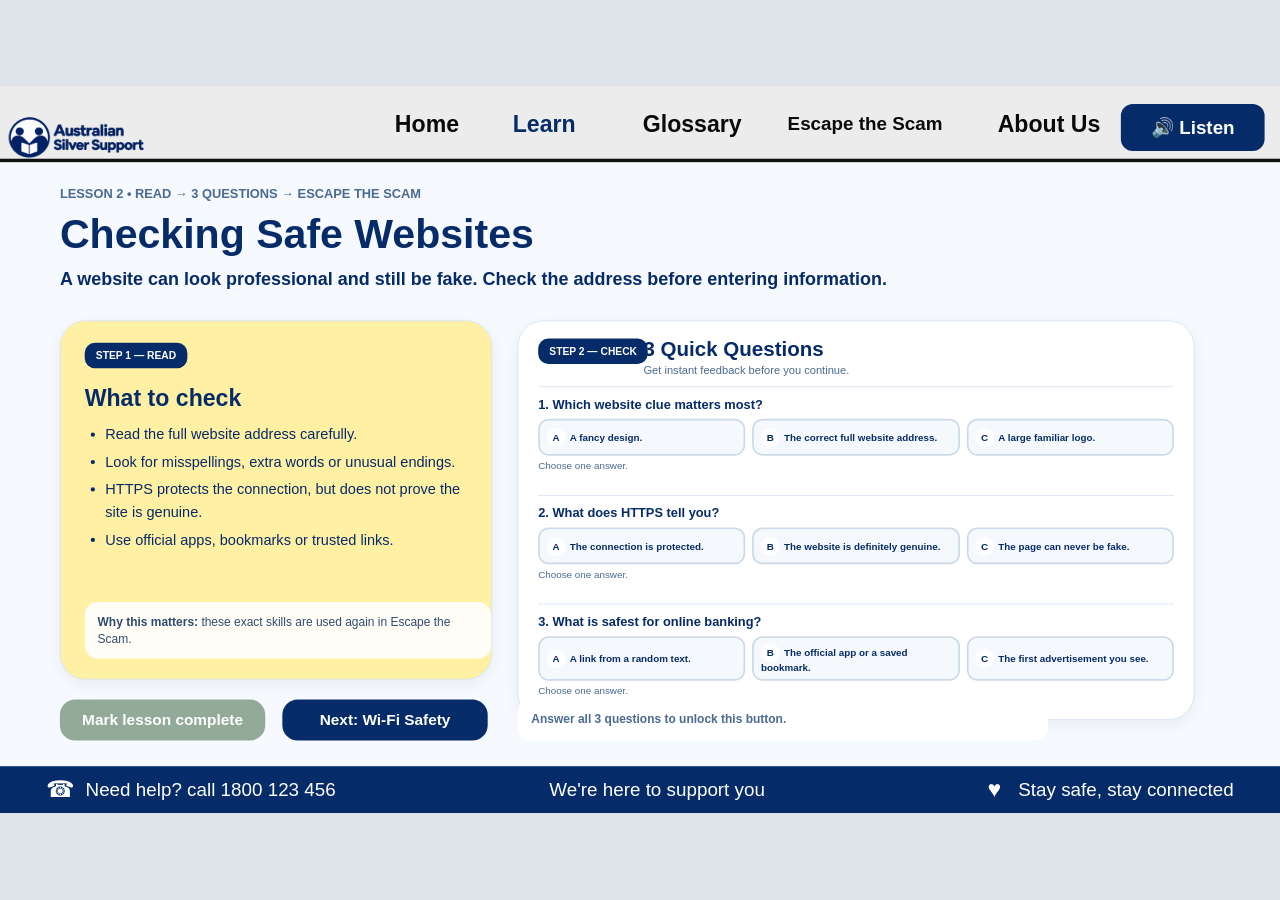
<file: safe-websites.html>
<!DOCTYPE html>
<html lang="en">
    <head>
        <meta charset="utf-8">
        <meta name="viewport" content="width=device-width, initial-scale=1.0">
        <title>Checking Safe Websites</title>
        <link rel="stylesheet" href="static/css/style.css">
    </head>
    <body>
        <div class="webpage">
            <!-- navigation -->
            <nav class="navbar">
                <a class="logo" href="main.html"><img alt="Australian Silver Support" src="static/images/logo.png"></a>
                <a class="nav-item home-link " href="main.html">Home</a>
                <a class="nav-item learn-link active" href="learn.html">Learn</a>
                <a class="nav-item glossary-link " href="glossary.html">Glossary</a>
                <a class="nav-item game-link " href="escape-the-scam.html">Escape the Scam</a>
                <a class="nav-item about-link " href="about.html">About Us</a>
                <button aria-label="Read the main page content aloud" class="listen-button" id="listenButton" type="button">🔊 Listen</button>
            </nav>
            <main class="main figma-page interactive-lesson lesson-web" id="main">
                <p class="fp-label">LESSON 2 • READ → 3 QUESTIONS → ESCAPE THE SCAM</p>
                <h1 class="fp-title">Checking Safe Websites</h1>
                <p class="fp-intro">A website can look professional and still be fake. Check the address before entering information.</p>

                <section class="lesson-reading-panel">
                    <div class="step-chip">STEP 1 — READ</div>
                    <h2>What to check</h2>
                    <ul><li>Read the full website address carefully.</li><li>Look for misspellings, extra words or unusual endings.</li><li>HTTPS protects the connection, but does not prove the site is genuine.</li><li>Use official apps, bookmarks or trusted links.</li></ul>
                    <div class="game-prep-note"><strong>Why this matters:</strong> these exact skills are used again in Escape the Scam.</div>
                </section>

                <section class="lesson-quiz-panel">
                    <div class="quiz-panel-title"><span class="step-chip">STEP 2 — CHECK</span><h2>3 Quick Questions</h2><p>Get instant feedback before you continue.</p></div>
                    <article class="lesson-question" id="web1">
                        <h3>1. Which website clue matters most?</h3>
                        <div class="lesson-answer-row"><button id="web1a" type="button" onclick="checkLessonAnswer('web1','a')"><span>A</span>A fancy design.</button><button id="web1b" type="button" onclick="checkLessonAnswer('web1','b')"><span>B</span>The correct full website address.</button><button id="web1c" type="button" onclick="checkLessonAnswer('web1','c')"><span>C</span>A large familiar logo.</button></div>
                        <p class="lesson-feedback" id="web1Feedback">Choose one answer.</p>
                    </article>
                    <article class="lesson-question" id="web2">
                        <h3>2. What does HTTPS tell you?</h3>
                        <div class="lesson-answer-row"><button id="web2a" type="button" onclick="checkLessonAnswer('web2','a')"><span>A</span>The connection is protected.</button><button id="web2b" type="button" onclick="checkLessonAnswer('web2','b')"><span>B</span>The website is definitely genuine.</button><button id="web2c" type="button" onclick="checkLessonAnswer('web2','c')"><span>C</span>The page can never be fake.</button></div>
                        <p class="lesson-feedback" id="web2Feedback">Choose one answer.</p>
                    </article>
                    <article class="lesson-question" id="web3">
                        <h3>3. What is safest for online banking?</h3>
                        <div class="lesson-answer-row"><button id="web3a" type="button" onclick="checkLessonAnswer('web3','a')"><span>A</span>A link from a random text.</button><button id="web3b" type="button" onclick="checkLessonAnswer('web3','b')"><span>B</span>The official app or a saved bookmark.</button><button id="web3c" type="button" onclick="checkLessonAnswer('web3','c')"><span>C</span>The first advertisement you see.</button></div>
                        <p class="lesson-feedback" id="web3Feedback">Choose one answer.</p>
                    </article>
                </section>

                <button class="lesson-complete quiz-complete" id="lessonCompleteButton" onclick="markLessonComplete('websites')" type="button" disabled>Mark lesson complete</button>
                <a class="lesson-next quiz-next" href="wifi-safety.html">Next: Wi-Fi Safety</a>
                <p class="complete-message quiz-complete-message" id="completeMessage">Answer all 3 questions to unlock this button.</p>
            </main>
            <!-- footer -->
            <footer class="footer">
                <a class="help-link" href="help.html"><span class="footer-icon">☎</span>Need help? call 1800 123 456</a>
                <div class="footer-line"></div>
                <span class="support-message">We're here to support you</span>
                <span class="safe-message"><span class="footer-icon">♥</span>Stay safe, stay connected</span>
            </footer>
        </div>
        <script src="static/js/Tung.js"></script>
    </body>
</html>
</file>
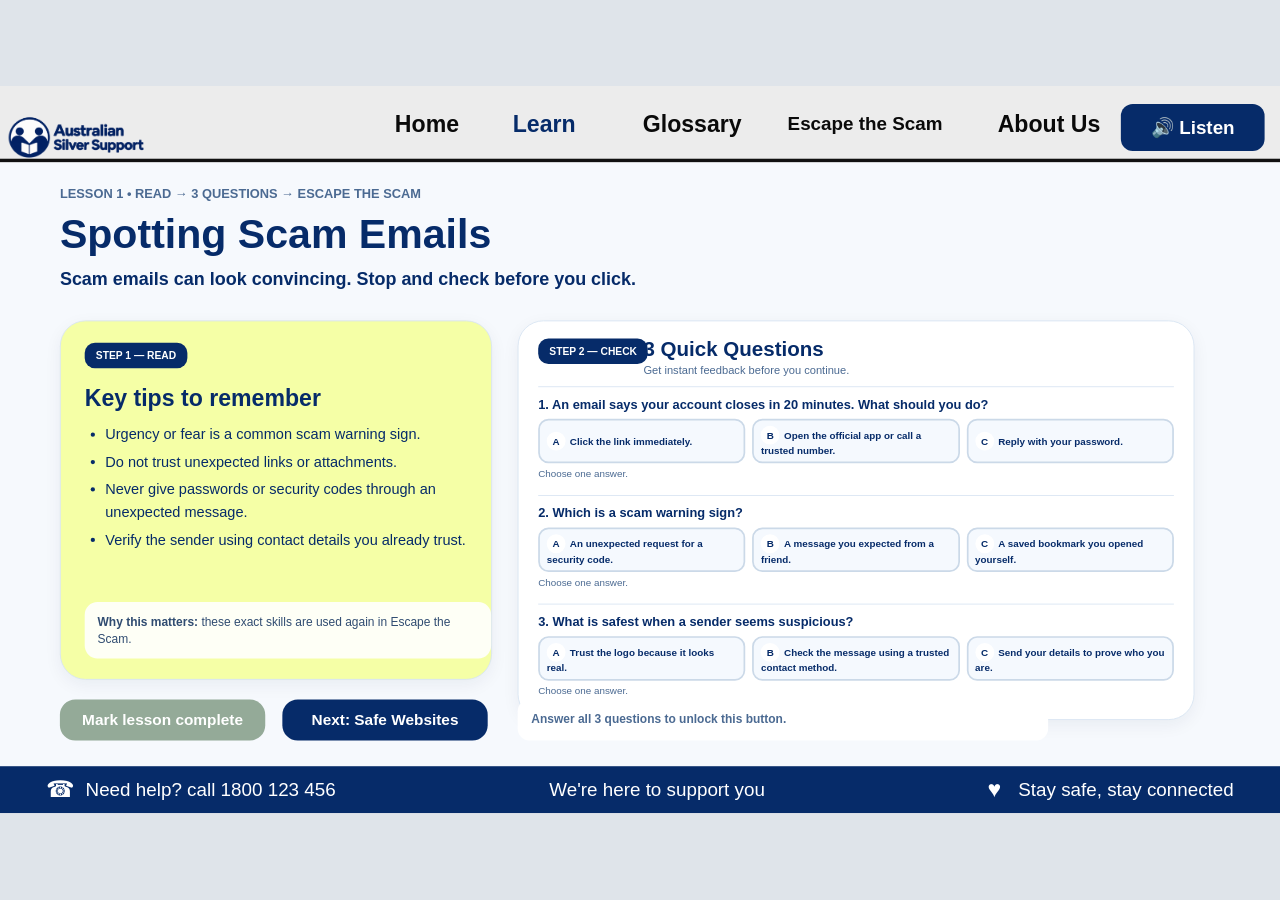
<file: scam-emails.html>
<!DOCTYPE html>
<html lang="en">
    <head>
        <meta charset="utf-8">
        <meta name="viewport" content="width=device-width, initial-scale=1.0">
        <title>Spotting Scam Emails</title>
        <link rel="stylesheet" href="static/css/style.css">
    </head>
    <body>
        <div class="webpage">
            <!-- navigation -->
            <nav class="navbar">
                <a class="logo" href="main.html"><img alt="Australian Silver Support" src="static/images/logo.png"></a>
                <a class="nav-item home-link " href="main.html">Home</a>
                <a class="nav-item learn-link active" href="learn.html">Learn</a>
                <a class="nav-item glossary-link " href="glossary.html">Glossary</a>
                <a class="nav-item game-link " href="escape-the-scam.html">Escape the Scam</a>
                <a class="nav-item about-link " href="about.html">About Us</a>
                <button aria-label="Read the main page content aloud" class="listen-button" id="listenButton" type="button">🔊 Listen</button>
            </nav>
            <main class="main figma-page interactive-lesson lesson-email" id="main">
                <p class="fp-label">LESSON 1 • READ → 3 QUESTIONS → ESCAPE THE SCAM</p>
                <h1 class="fp-title">Spotting Scam Emails</h1>
                <p class="fp-intro">Scam emails can look convincing. Stop and check before you click.</p>

                <section class="lesson-reading-panel">
                    <div class="step-chip">STEP 1 — READ</div>
                    <h2>Key tips to remember</h2>
                    <ul><li>Urgency or fear is a common scam warning sign.</li><li>Do not trust unexpected links or attachments.</li><li>Never give passwords or security codes through an unexpected message.</li><li>Verify the sender using contact details you already trust.</li></ul>
                    <div class="game-prep-note"><strong>Why this matters:</strong> these exact skills are used again in Escape the Scam.</div>
                </section>

                <section class="lesson-quiz-panel">
                    <div class="quiz-panel-title"><span class="step-chip">STEP 2 — CHECK</span><h2>3 Quick Questions</h2><p>Get instant feedback before you continue.</p></div>
                    <article class="lesson-question" id="email1">
                        <h3>1. An email says your account closes in 20 minutes. What should you do?</h3>
                        <div class="lesson-answer-row"><button id="email1a" type="button" onclick="checkLessonAnswer('email1','a')"><span>A</span>Click the link immediately.</button><button id="email1b" type="button" onclick="checkLessonAnswer('email1','b')"><span>B</span>Open the official app or call a trusted number.</button><button id="email1c" type="button" onclick="checkLessonAnswer('email1','c')"><span>C</span>Reply with your password.</button></div>
                        <p class="lesson-feedback" id="email1Feedback">Choose one answer.</p>
                    </article>
                    <article class="lesson-question" id="email2">
                        <h3>2. Which is a scam warning sign?</h3>
                        <div class="lesson-answer-row"><button id="email2a" type="button" onclick="checkLessonAnswer('email2','a')"><span>A</span>An unexpected request for a security code.</button><button id="email2b" type="button" onclick="checkLessonAnswer('email2','b')"><span>B</span>A message you expected from a friend.</button><button id="email2c" type="button" onclick="checkLessonAnswer('email2','c')"><span>C</span>A saved bookmark you opened yourself.</button></div>
                        <p class="lesson-feedback" id="email2Feedback">Choose one answer.</p>
                    </article>
                    <article class="lesson-question" id="email3">
                        <h3>3. What is safest when a sender seems suspicious?</h3>
                        <div class="lesson-answer-row"><button id="email3a" type="button" onclick="checkLessonAnswer('email3','a')"><span>A</span>Trust the logo because it looks real.</button><button id="email3b" type="button" onclick="checkLessonAnswer('email3','b')"><span>B</span>Check the message using a trusted contact method.</button><button id="email3c" type="button" onclick="checkLessonAnswer('email3','c')"><span>C</span>Send your details to prove who you are.</button></div>
                        <p class="lesson-feedback" id="email3Feedback">Choose one answer.</p>
                    </article>
                </section>

                <button class="lesson-complete quiz-complete" id="lessonCompleteButton" onclick="markLessonComplete('emails')" type="button" disabled>Mark lesson complete</button>
                <a class="lesson-next quiz-next" href="safe-websites.html">Next: Safe Websites</a>
                <p class="complete-message quiz-complete-message" id="completeMessage">Answer all 3 questions to unlock this button.</p>
            </main>
            <!-- footer -->
            <footer class="footer">
                <a class="help-link" href="help.html"><span class="footer-icon">☎</span>Need help? call 1800 123 456</a>
                <div class="footer-line"></div>
                <span class="support-message">We're here to support you</span>
                <span class="safe-message"><span class="footer-icon">♥</span>Stay safe, stay connected</span>
            </footer>
        </div>
        <script src="static/js/Tung.js"></script>
    </body>
</html>
</file>
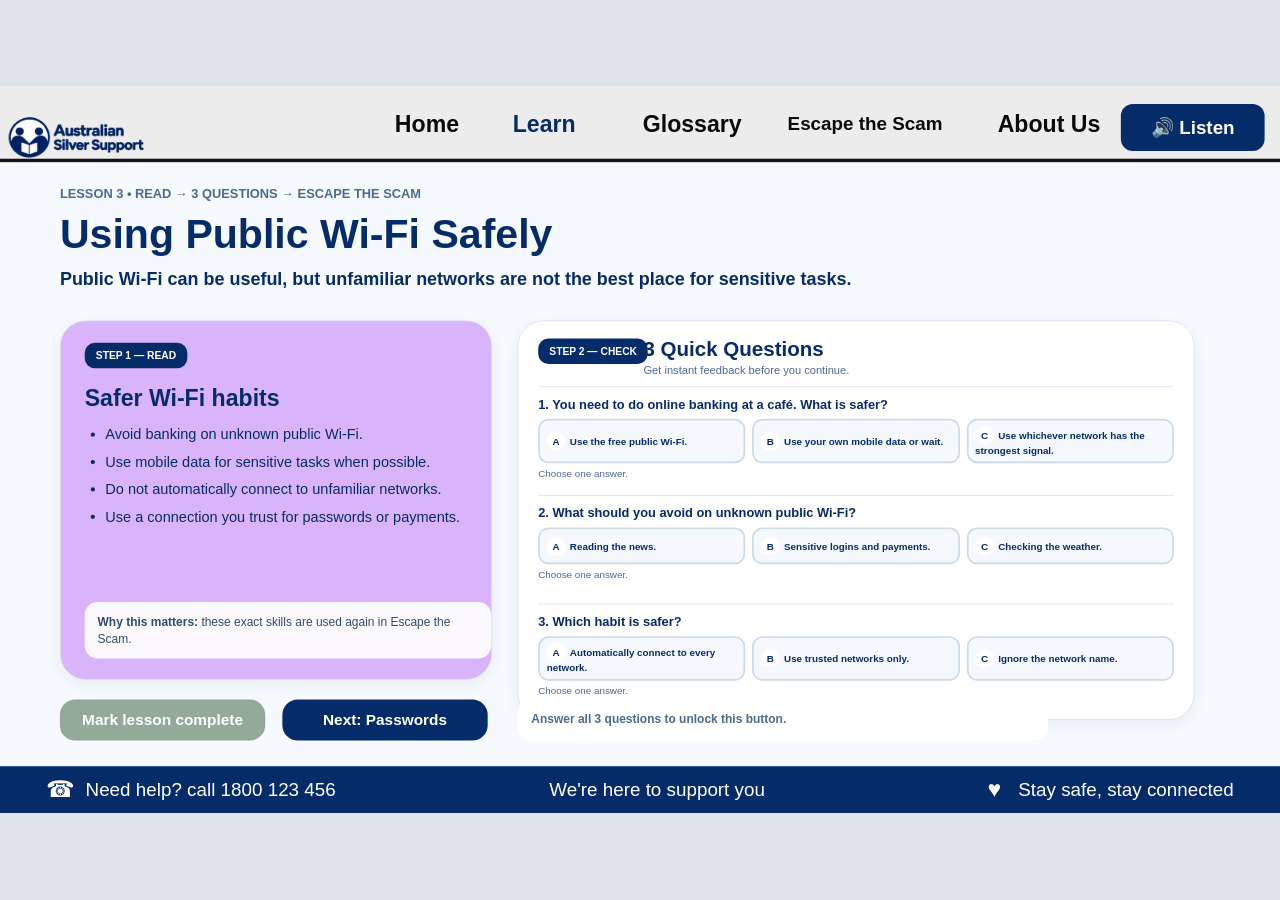
<file: wifi-safety.html>
<!DOCTYPE html>
<html lang="en">
    <head>
        <meta charset="utf-8">
        <meta name="viewport" content="width=device-width, initial-scale=1.0">
        <title>Using Public Wi-Fi Safely</title>
        <link rel="stylesheet" href="static/css/style.css">
    </head>
    <body>
        <div class="webpage">
            <!-- navigation -->
            <nav class="navbar">
                <a class="logo" href="main.html"><img alt="Australian Silver Support" src="static/images/logo.png"></a>
                <a class="nav-item home-link " href="main.html">Home</a>
                <a class="nav-item learn-link active" href="learn.html">Learn</a>
                <a class="nav-item glossary-link " href="glossary.html">Glossary</a>
                <a class="nav-item game-link " href="escape-the-scam.html">Escape the Scam</a>
                <a class="nav-item about-link " href="about.html">About Us</a>
                <button aria-label="Read the main page content aloud" class="listen-button" id="listenButton" type="button">🔊 Listen</button>
            </nav>
            <main class="main figma-page interactive-lesson lesson-wifi" id="main">
                <p class="fp-label">LESSON 3 • READ → 3 QUESTIONS → ESCAPE THE SCAM</p>
                <h1 class="fp-title">Using Public Wi-Fi Safely</h1>
                <p class="fp-intro">Public Wi-Fi can be useful, but unfamiliar networks are not the best place for sensitive tasks.</p>

                <section class="lesson-reading-panel">
                    <div class="step-chip">STEP 1 — READ</div>
                    <h2>Safer Wi-Fi habits</h2>
                    <ul><li>Avoid banking on unknown public Wi-Fi.</li><li>Use mobile data for sensitive tasks when possible.</li><li>Do not automatically connect to unfamiliar networks.</li><li>Use a connection you trust for passwords or payments.</li></ul>
                    <div class="game-prep-note"><strong>Why this matters:</strong> these exact skills are used again in Escape the Scam.</div>
                </section>

                <section class="lesson-quiz-panel">
                    <div class="quiz-panel-title"><span class="step-chip">STEP 2 — CHECK</span><h2>3 Quick Questions</h2><p>Get instant feedback before you continue.</p></div>
                    <article class="lesson-question" id="wifi1">
                        <h3>1. You need to do online banking at a café. What is safer?</h3>
                        <div class="lesson-answer-row"><button id="wifi1a" type="button" onclick="checkLessonAnswer('wifi1','a')"><span>A</span>Use the free public Wi-Fi.</button><button id="wifi1b" type="button" onclick="checkLessonAnswer('wifi1','b')"><span>B</span>Use your own mobile data or wait.</button><button id="wifi1c" type="button" onclick="checkLessonAnswer('wifi1','c')"><span>C</span>Use whichever network has the strongest signal.</button></div>
                        <p class="lesson-feedback" id="wifi1Feedback">Choose one answer.</p>
                    </article>
                    <article class="lesson-question" id="wifi2">
                        <h3>2. What should you avoid on unknown public Wi-Fi?</h3>
                        <div class="lesson-answer-row"><button id="wifi2a" type="button" onclick="checkLessonAnswer('wifi2','a')"><span>A</span>Reading the news.</button><button id="wifi2b" type="button" onclick="checkLessonAnswer('wifi2','b')"><span>B</span>Sensitive logins and payments.</button><button id="wifi2c" type="button" onclick="checkLessonAnswer('wifi2','c')"><span>C</span>Checking the weather.</button></div>
                        <p class="lesson-feedback" id="wifi2Feedback">Choose one answer.</p>
                    </article>
                    <article class="lesson-question" id="wifi3">
                        <h3>3. Which habit is safer?</h3>
                        <div class="lesson-answer-row"><button id="wifi3a" type="button" onclick="checkLessonAnswer('wifi3','a')"><span>A</span>Automatically connect to every network.</button><button id="wifi3b" type="button" onclick="checkLessonAnswer('wifi3','b')"><span>B</span>Use trusted networks only.</button><button id="wifi3c" type="button" onclick="checkLessonAnswer('wifi3','c')"><span>C</span>Ignore the network name.</button></div>
                        <p class="lesson-feedback" id="wifi3Feedback">Choose one answer.</p>
                    </article>
                </section>

                <button class="lesson-complete quiz-complete" id="lessonCompleteButton" onclick="markLessonComplete('wifi')" type="button" disabled>Mark lesson complete</button>
                <a class="lesson-next quiz-next" href="passwords.html">Next: Passwords</a>
                <p class="complete-message quiz-complete-message" id="completeMessage">Answer all 3 questions to unlock this button.</p>
            </main>
            <!-- footer -->
            <footer class="footer">
                <a class="help-link" href="help.html"><span class="footer-icon">☎</span>Need help? call 1800 123 456</a>
                <div class="footer-line"></div>
                <span class="support-message">We're here to support you</span>
                <span class="safe-message"><span class="footer-icon">♥</span>Stay safe, stay connected</span>
            </footer>
        </div>
        <script src="static/js/Tung.js"></script>
    </body>
</html>
</file>
<file: static/css/style.css>
@font-face {
    font-family:Inter;
    src:local("Inter");
    font-style:normal
}

:root {
    --navy:#062b69;
    --black:#0a0a0a;
    --header:#ececec;
    --page:#f6f9fd;
    --lime:#f3ffa2;
    --yellow:#fff0a4;
    --purple:#dab4fa;
    --blue:#9ed8fa;
    --aqua:#a9e6f4;
    --pale:#e8f0fa;
    --green:#3eb34d;
    --muted:#4b6a92;
    --border:#d8e4f2
}

* {
    box-sizing:border-box
}

html,body {
    margin:0;
    padding:0;
    background:#dfe4ea;
    font-family:Inter,Arial,sans-serif;
    color:var(--navy)
}

a {
    color:inherit
}

button,input {
    font:inherit
}

.webpage {
    width:1496px;
    height:850px;
    position:relative;
    margin:0 auto;
    background:#fff;
    overflow:hidden
}

/* navigation */
.navbar {
    position:absolute;
    left:0;
    top:0;
    width:1496px;
    height:89px;
    background:#ececec;
    border-bottom:4px solid #111;
    z-index:20
}

.logo {
    position:absolute;
    left:8px;
    top:8px;
    width:255px;
    height:72px;
    display:block
}

.logo img {
    width:245px;
    height:72px;
    object-fit:contain;
    object-position:left center
}

.nav-item {
    position:absolute;
    top:20px;
    height:50px;
    display:flex;
    align-items:center;
    justify-content:center;
    text-align:center;
    text-decoration:none;
    color:#0a0a0a;
    font-weight:800;
    font-size:27px;
    line-height:30px;
    border-radius:8px
}

.nav-item:hover,.nav-item:focus {
    background:#fff
}

.nav-item.active {
    color:#062b69
}

.home-link {
    left:456px;
    width:86px
}

.learn-link {
    left:594px;
    width:84px
}

.glossary-link {
    left:744px;
    width:130px
}

.game-link {
    left:901px;
    width:220px;
    top:12px;
    height:66px
}

.about-link {
    left:1160px;
    width:132px
}

.listen-button {
    position:absolute;
    left:1310px;
    top:21px;
    width:168px;
    height:55px;
    border:0;
    border-radius:14px;
    background:#062b69;
    color:#fff;
    font-size:26px;
    font-weight:800;
    cursor:pointer
}

.listen-button:hover,.listen-button:focus {
    outline:3px solid #9ed8fa
}

/* footer */
.footer {
    position:absolute;
    left:0;
    top:795px;
    width:1496px;
    height:55px;
    background:#062b69;
    color:#fff;
    z-index:20
}

.footer a,.footer span {
    position:absolute;
    top:7px;
    height:40px;
    line-height:40px;
    color:#fff;
    text-decoration:none;
    font-size:25px;
    font-weight:400;
    white-space:nowrap
}

.help-link {
    left:68px
}

.footer-line {
    position:absolute;
    left:502px;
    top:11px;
    width:4px;
    height:35px;
    background:#fff
}

.support-message {
    left:551px
}

.safe-message {
    left:1099px
}

.footer-icon {
    display:inline-block;
    margin-right:10px;
    font-size:28px
}

.main {
    position:absolute;
    left:0;
    top:89px;
    width:1496px;
    height:706px;
    background:#f6f9fd;
    overflow:hidden
}


/* home page */
.hero-left {
    position:absolute;
    left:0;
    top:0;
    width:748px;
    height:387px;
    background:#eee
}

.hero-photo {
    position:absolute;
    left:748px;
    top:0;
    width:748px;
    height:387px;
    overflow:hidden
}

.hero-photo>img.hero-man {
    width:110%;
    height:100%;
    object-fit:cover;
    object-position:center 42%
}

.hero-shield {
    position:absolute;
    left:628px;
    top:105px;
    width:240px;
    height:270px;
    object-fit:contain;
    z-index:5
}

.hero-title {
    position:absolute;
    left:85px;
    top:18px;
    width:579px;
    height:130px;
    text-align:center;
    font-weight:800;
    font-size:48px;
    line-height:72px
}

.hero-text {
    position:absolute;
    left:171px;
    top:176px;
    width:406px;
    font-size:24px;
    line-height:32px;
    font-weight:600
}

.start-button {
    position:absolute;
    left:224px;
    top:297px;
    width:300px;
    height:68px;
    border-radius:22px;
    background:#3eb34d;
    color:#fff;
    text-decoration:none;
    font-size:28px;
    font-weight:800;
    display:flex;
    align-items:center;
    padding-left:82px
}

.start-arrow {
    position:absolute;
    left:28px;
    top:12px;
    width:43px;
    height:43px;
    border-radius:50%;
    background:#fff;
    color:#3eb34d;
    display:grid;
    place-items:center;
    font-size:27px
}

.learn-background {
    position:absolute;
    left:0;
    top:387px;
    width:1496px;
    height:319px;
    background:#e9f2fc
}

.learn-heading {
    position:absolute;
    left:454px;
    top:388px;
    width:592px;
    height:40px;
    text-align:center;
    font-size:31px;
    line-height:36px;
    font-weight:800
}

.learn-card {
    position:absolute;
    top:426px;
    width:252px;
    height:258px;
    border-radius:36px;
    padding:98px 18px 62px;
    text-align:center;
    font-size:20px;
    line-height:27px;
    font-weight:600
}

.scam-card {
    left:18px;
    background:#f5ffa6
}

.website-card {
    left:313px;
    width:263px;
    background:#fff0a4
}

.wifi-card {
    left:617px;
    background:#dab4fa
}

.glossary-card-home {
    left:915px;
    background:#9ed8fa
}

.game-card {
    left:1214px;
    background:#a9e6f4
}

.card-icon {
    position:absolute;
    left:17px;
    top:10px;
    width:105px;
    height:72px;
    display:flex;
    align-items:center;
    justify-content:center
}

.card-icon img {
    max-width:110px;
    max-height:74px;
    object-fit:contain
}

.mail-icon {
    font-size:58px
}

.card-next {
    position:absolute;
    right:8px;
    bottom:8px;
    width:58px;
    height:58px;
    border-radius:50%;
    background:#002b70;
    color:#fff;
    text-decoration:none;
    display:grid;
    place-items:center;
    font-size:44px;
    line-height:1;
    font-weight:900
}


/* glossary */
.glossary-label {
    position:absolute;
    left:70px;
    top:27px;
    font-size:15px;
    line-height:20px;
    font-weight:800;
    color:#4b6a92
}

.glossary-title {
    position:absolute;
    left:70px;
    top:54px;
    width:720px;
    font-size:48px;
    line-height:56px;
    font-weight:800;
    margin:0
}

.glossary-intro {
    position:absolute;
    left:70px;
    top:116px;
    width:720px;
    font-size:22px;
    line-height:30px;
    font-weight:600
}

.glossary-help {
    position:absolute;
    left:1020px;
    top:30px;
    width:406px;
    height:116px;
    border:1px solid #bfd0e6;
    border-radius:22px;
    background:#fff;
    box-shadow:0 7px 20px rgba(5,31,74,.09)
}

.info-icon {
    position:absolute;
    left:22px;
    top:27px;
    width:42px;
    height:42px;
    border-radius:50%;
    background:#e8f0fa;
    display:grid;
    place-items:center;
    font-weight:800;
    font-size:23px
}

.glossary-help h3 {
    position:absolute;
    left:78px;
    top:15px;
    margin:0;
    font-size:18px
}

.glossary-help p {
    position:absolute;
    left:78px;
    top:33px;
    width:280px;
    margin:0;
    color:#4b6a92;
    font-size:15px;
    line-height:21px
}

.glossary-card {
    position:absolute;
    width:386px;
    height:205px;
    border:1px solid #d8e4f2;
    border-radius:28px;
    box-shadow:0 7px 20px rgba(5,31,74,.09);
    padding:22px 24px
}

.phishing-card {
    left:70px;
    top:181px;
    background:#f3ffa2
}

.https-card {
    left:520px;
    top:181px;
    background:#fff0a4
}

.malware-card {
    left:970px;
    top:181px;
    background:#dab4fa
}

.password-card {
    left:70px;
    top:426px;
    background:#9ed8fa
}

.two-factor-card {
    left:520px;
    top:426px;
    background:#a9e6f4
}

.public-wifi-card {
    left:970px;
    top:426px;
    background:#e8f0fc
}

.glossary-card h2 {
    font-size:25px;
    line-height:30px;
    margin:0 0 14px
}

.glossary-card p {
    font-size:17px;
    line-height:25px;
    margin:0;
    width:338px
}

.meaning-button {
    position:absolute;
    right:24px;
    bottom:14px;
    width:138px;
    height:34px;
    border:0;
    border-radius:17px;
    background:#062b69;
    color:#fff;
    font-size:14px;
    font-weight:700;
    cursor:pointer
}

.rollover {
    display:none;
    position:absolute;
    left:24px;
    right:24px;
    top:67px;
    background:rgba(255,255,255,.95);
    border-radius:12px;
    padding:10px;
    font-size:15px;
    line-height:20px;
    z-index:3
}

.glossary-card.open .rollover,.glossary-card:hover .rollover {
    display:block
}

.glossary-tip {
    position:absolute;
    left:70px;
    top:654px;
    width:1356px;
    height:35px;
    border-radius:17px;
    background:#e8f0fa;
    color:#4b6a92;
    text-align:center;
    font-size:15px;
    line-height:35px;
    font-weight:600
}


/* about page */
.about-label {
    position:absolute;
    left:80px;
    top:33px;
    font-size:16px;
    line-height:20px;
    font-weight:800;
    color:#4b6a92
}

.about-title {
    position:absolute;
    left:80px;
    top:60px;
    width:660px;
    font-size:52px;
    line-height:58px;
    font-weight:800;
    margin:0
}

.about-intro {
    position:absolute;
    left:80px;
    top:189px;
    width:660px;
    font-size:25px;
    line-height:34px;
    font-weight:600;
    margin:0
}

.mission {
    position:absolute;
    left:790px;
    top:31px;
    width:626px;
    height:252px;
    border-radius:30px;
    background:#062b69;
    color:#fff;
    box-shadow:0 8px 22px rgba(5,31,74,.1);
    padding:34px 40px
}

.mission .mission-label {
    font-size:16px;
    line-height:20px;
    color:#bfd6f6;
    font-weight:800;
    margin:0
}

.mission h2 {
    font-size:32px;
    line-height:39px;
    margin:11px 0 6px
}

.mission p {
    font-size:18px;
    line-height:27px;
    margin:0;
    width:515px
}

.support-title {
    position:absolute;
    left:80px;
    top:328px;
    width:660px;
    font-size:29px;
    line-height:34px;
    margin:0
}

.support-intro {
    position:absolute;
    left:80px;
    top:366px;
    width:760px;
    font-size:19px;
    line-height:27px;
    color:#4b6a92;
    margin:0
}

.value-card {
    position:absolute;
    top:411px;
    width:372px;
    height:220px;
    border:1px solid #d9e5f3;
    border-radius:30px;
    box-shadow:0 8px 22px rgba(5,31,74,.1);
    padding:28px
}

.learn-value {
    left:80px;
    background:#f3ffa2
}

.safe-value {
    left:522px;
    background:#fff0a4
}

.help-value {
    left:964px;
    background:#a9e6f4
}

.value-card h3 {
    font-size:24px;
    line-height:29px;
    margin:0 0 11px
}

.value-card p {
    font-size:18px;
    line-height:27px;
    margin:0
}

.trust-strip {
    position:absolute;
    left:80px;
    top:655px;
    width:1336px;
    height:34px;
    border-radius:17px;
    background:#e8f0fa;
    color:#4b6a92;
    text-align:center;
    font-size:15px;
    line-height:34px;
    font-weight:600
}


/* lesson pages */
.page-content {
    padding:27px 70px
}

.page-label {
    font-size:15px;
    font-weight:800;
    color:#4b6a92;
    margin:0
}

.page-title {
    font-size:48px;
    line-height:56px;
    margin:2px 0 0;
    font-weight:800
}

.page-intro {
    font-size:22px;
    line-height:30px;
    font-weight:600;
    margin:4px 0 20px
}

.lesson-grid {
    display:grid;
    grid-template-columns:repeat(4,1fr);
    gap:24px
}

.lesson-card {
    height:245px;
    border:1px solid #d8e4f2;
    border-radius:28px;
    box-shadow:0 7px 20px rgba(5,31,74,.09);
    padding:24px
}

.lesson-card:nth-child(1) {
    background:#f3ffa2
}

.lesson-card:nth-child(2) {
    background:#fff0a4
}

.lesson-card:nth-child(3) {
    background:#dab4fa
}

.lesson-card:nth-child(4) {
    background:#a9e6f4
}

.lesson-card h2 {
    font-size:25px;
    margin:0 0 10px
}

.lesson-card p {
    font-size:17px;
    line-height:25px
}

.button {
    display:inline-flex;
    align-items:center;
    justify-content:center;
    background:#062b69;
    color:#fff;
    text-decoration:none;
    border:0;
    border-radius:17px;
    padding:9px 18px;
    font-weight:700;
    cursor:pointer
}

.info-box {
    background:#fff;
    border:1px solid #d8e4f2;
    border-radius:24px;
    box-shadow:0 7px 20px rgba(5,31,74,.09);
    padding:20px 24px;
    margin:15px 0
}

.info-box h2 {
    font-size:25px;
    margin:0 0 7px
}

.info-box p,.info-box li {
    font-size:17px;
    line-height:25px
}

.info-box li {
    margin:5px 0
}

.safe-example {
    background:#effbf1;
    border-left:7px solid #3eb34d;
    padding:12px;
    border-radius:12px
}

.warning-example {
    background:#fff0f2;
    border-left:7px solid #c83c4a;
    padding:12px;
    border-radius:12px
}

.rollover-wrap {
    font-weight:800;
    text-decoration:underline dotted;
    position:relative;
    cursor:help
}

.rollover-wrap span {
    display:none;
    position:absolute;
    left:0;
    top:25px;
    width:260px;
    background:#062b69;
    color:#fff;
    border-radius:10px;
    padding:10px;
    z-index:5;
    font-weight:400
}

.rollover-wrap:hover span,.rollover-wrap:focus span {
    display:block
}

/* escape the scam game */
.game-page {
    width:1000px;
    margin:0 auto
}

.game-info {
    display:flex;
    gap:12px;
    margin:10px 0
}

.game-label {
    background:#fff;
    border:1px solid #d8e4f2;
    border-radius:999px;
    padding:7px 13px;
    font-weight:700
}

.game-progress {
    display:grid;
    grid-template-columns:repeat(5,1fr);
    gap:8px;
    margin:12px 0
}

.game-progress div {
    height:12px;
    background:#d8e2ef;
    border-radius:8px
}

.game-progress .done {
    background:#3eb34d
}

.question-box {
    background:#fff;
    border:1px solid #d8e4f2;
    border-radius:28px;
    box-shadow:0 7px 20px rgba(5,31,74,.09);
    padding:24px
}

.scenario-box {
    background:#eef4fb;
    border-radius:16px;
    padding:14px;
    margin:10px 0;
    font-size:17px
}

.answer-buttons {
    display:grid;
    grid-template-columns:1fr 1fr;
    gap:16px
}

.answer-button {
    height:100px;
    border:3px solid #cbd7e6;
    border-radius:18px;
    background:#fff;
    color:#062b69;
    text-align:left;
    padding:15px;
    font-weight:600;
    cursor:pointer
}

.feedback {
    display:none;
    margin-top:12px;
    padding:12px;
    border-radius:12px;
    font-weight:700
}

.feedback.show {
    display:block
}

.feedback.good {
    background:#e9faec;
    color:#176b24
}

.feedback.bad {
    background:#fff0f2;
    color:#8c2630
}

.safety-tip {
    background:#fff8d5;
    padding:11px;
    border-radius:12px;
    margin-top:10px
}

.score-box {
    width:760px;
    margin:35px auto;
    background:#fff;
    border-radius:28px;
    box-shadow:0 7px 20px rgba(5,31,74,.09);
    padding:30px;
    text-align:center
}

.score-big {
    font-size:52px;
    font-weight:800
}

.help-grid {
    display:grid;
    grid-template-columns:1fr 1fr;
    gap:22px
}

.text-control {
    border:2px solid #062b69;
    background:#fff;
    color:#062b69;
    border-radius:12px;
    padding:9px 14px;
    font-weight:700;
    cursor:pointer
}

@media(max-width:1496px) {
    body {
        overflow-x:auto
    }

    .webpage {
        margin-left:0
    }

}

/* ===== FIGMA TRANSLATED PAGES ===== */
.figma-page { position:absolute; }
.fp-label { position:absolute; left:70px; top:27px; width:700px; height:22px; margin:0; color:#4b6a92; font-size:15px; line-height:20px; font-weight:800; }
.fp-title { position:absolute; left:70px; top:56px; width:1050px; height:60px; margin:0; color:#062b69; font-size:48px; line-height:56px; font-weight:800; }
.fp-intro { position:absolute; left:70px; top:122px; width:1120px; height:60px; margin:0; color:#062b69; font-size:21px; line-height:30px; font-weight:600; }
.learn-tile,.lesson-panel,.check-card,.wifi-habits,.wifi-why,.password-panel,.wide-info,.compare-panel,.help-card,.result-card,.figma-game-card { position:absolute; border:1px solid #d6e3f2; }
.learn-tile { top:201px; width:310px; height:235px; border-radius:28px; padding:24px; }
.learn-tile h2,.lesson-panel h2,.check-card h2,.wifi-habits h2,.wifi-why h2,.password-panel h2,.wide-info h2,.compare-panel h2,.help-card h2 { margin:0 0 10px; font-size:25px; line-height:30px; }
.learn-tile p,.lesson-panel p,.check-card p,.wifi-why p,.password-panel p,.wide-info p,.help-card p { margin:0; font-size:17px; line-height:25px; }
.tile-email { left:70px; background:#f5ffa6; }.tile-web { left:410px; background:#fff0a4; }.tile-wifi { left:750px; background:#dab4fa; }.tile-password { left:1090px; background:#a9e6f4; }
.small-button { position:absolute; left:24px; bottom:20px; min-width:150px; height:38px; border-radius:18px; background:#062b69; color:#fff; text-decoration:none; display:flex; align-items:center; justify-content:center; font-size:18px; font-weight:700; }
.learn-how { left:70px; top:466px; width:1330px; height:160px; border-radius:28px; background:#fff; padding:24px; }
.lesson-panel { border-radius:28px; padding:24px; }.phishing-box { left:70px; top:196px; width:560px; height:165px; background:#9ed8fa; }.warning-signs { left:660px; top:196px; width:736px; height:265px; background:#fff; }
.warning-signs ul,.wifi-habits ul,.password-left ul { margin:0; padding-left:24px; font-size:17px; line-height:25px; }
.scam-example,.safe-example-figma,.wifi-tip,.password-tip { position:absolute; border-radius:14px; font-size:17px; line-height:24px; }
.scam-example { left:70px; top:396px; width:560px; height:82px; background:#fff0f2; color:#8c2630; padding:19px 22px; font-size:18px; font-weight:700; }
.safe-example-figma { left:70px; top:494px; width:560px; height:82px; background:#edfcf0; color:#176b24; padding:15px 22px; font-weight:600; }
.lesson-complete,.lesson-next { position:absolute; height:48px; border:0; border-radius:18px; color:#fff; font-size:18px; font-weight:700; display:flex; align-items:center; justify-content:center; text-decoration:none; cursor:pointer; }
.lesson-complete { background:#3eb34d; width:240px; }.lesson-next { background:#062b69; }
.complete-pos-one { left:660px; top:496px; }.next-pos-one { left:920px; top:496px; width:230px; }.complete-pos-two { left:70px; top:611px; }.next-pos-two { left:330px; top:611px; width:220px; }
.complete-message { position:absolute; left:660px; top:552px; margin:0; font-size:15px; font-weight:700; color:#176b24; }.complete-two { left:70px; top:667px; }
.check-card { top:201px; height:210px; border-radius:28px; padding:24px; }.check-one { left:70px; width:390px; background:#fff0a4; }.check-two { left:500px; width:390px; background:#9ed8fa; }.check-three { left:930px; width:466px; background:#a9e6f4; }
.compare-panel { left:70px; top:441px; width:1326px; height:145px; background:#fff; border-radius:24px; padding:20px 24px; }.compare-panel h2{font-size:24px}.good-url,.bad-url{position:absolute;top:67px;margin:0;font-size:18px;font-weight:700}.good-url{left:24px;color:#176b24}.bad-url{left:580px;color:#8c2630}
.wifi-habits { left:70px; top:201px; width:700px; height:330px; background:#dab4fa; border-radius:28px; padding:24px; }.wifi-why { left:810px; top:201px; width:586px; height:210px; background:#fff; border-radius:28px; padding:24px; }.wifi-tip { left:810px; top:436px; width:586px; height:95px; background:#a9e6f4; color:#062b69; padding:23px 28px; font-size:18px; font-weight:700; }.wifi-complete{left:810px;top:561px}.wifi-next{left:1070px;top:561px;width:210px}.wifi-message{left:810px;top:617px}
.password-panel { top:201px; width:640px; height:285px; border-radius:28px; padding:24px; }.password-left { left:70px; background:#f5ffa6; }.password-right { left:750px; width:646px; background:#9ed8fa; }.password-tip { left:70px; top:516px; width:1326px; height:80px; background:#fff0a4; padding:21px 26px; color:#062b69; font-size:18px; font-weight:600; }.password-complete{left:70px;top:621px}.password-next{left:330px;top:621px;width:240px}.password-message{left:70px;top:677px}
.rollover-wrap { font-weight:800; text-decoration:underline dotted; position:relative; cursor:help; }.rollover-wrap span { display:none; position:absolute; left:0; top:24px; width:260px; background:#062b69; color:#fff; border-radius:10px; padding:10px; z-index:30; font-weight:400; font-size:15px; line-height:20px; }.rollover-wrap:hover span,.rollover-wrap:focus span{display:block}
.game-count { position:absolute;left:70px;top:189px;width:180px;height:32px;margin:0;font-size:17px;line-height:24px;font-weight:700 }.game-score { position:absolute;right:106px;top:189px;width:180px;height:32px;margin:0;text-align:right;font-size:17px;line-height:24px;font-weight:700 }.game-progress { position:absolute;left:70px;top:236px;width:1304px;height:13px;display:flex;gap:26px }.game-progress span { width:240px;height:13px;border-radius:7px;background:#d6e3f0 }.game-progress span.done {background:#3eb34d}.game-progress span:first-child{background:#3eb34d}
.figma-game-card { left:160px; top:281px; width:1176px; height:330px; background:#fff; border-radius:28px; }.game-type{position:absolute;left:40px;top:28px;margin:0;color:#4b6a92;font-size:15px;font-weight:800}.figma-game-card h2{position:absolute;left:40px;top:55px;width:900px;margin:0;font-size:30px;line-height:36px}.game-scenario{position:absolute;left:40px;top:120px;width:1096px;height:70px;border-radius:14px;background:#e9f2fc;padding:17px 22px;font-size:17px;line-height:24px;font-weight:600}.game-answer{position:absolute;top:215px;width:510px;height:80px;border:1px solid #bfd1e5;border-radius:16px;background:#fff;color:#062b69;text-align:left;padding:14px 22px;font-size:17px;line-height:24px;font-weight:600;cursor:pointer}.answer-left{left:40px}.answer-right{left:626px}.game-answer:hover{border-width:3px}.game-feedback{position:absolute;left:40px;top:300px;width:510px;min-height:0;font-size:14px;font-weight:700}.game-teach{position:absolute;left:626px;top:300px;width:510px;min-height:0;font-size:14px}.game-next{display:none;position:absolute;right:160px;top:624px;width:170px;height:44px;border:0;border-radius:16px;background:#062b69;color:#fff;font-size:17px;font-weight:700;cursor:pointer}
.result-card { left:300px; top:196px; width:896px; height:430px; background:#fff; border-radius:30px; text-align:center; }.result-tick{position:absolute;left:350px;top:20px;width:196px;font-size:66px;line-height:72px;font-weight:700;color:#3eb34d}.result-card h2{position:absolute;left:120px;top:100px;width:656px;margin:0;font-size:38px;line-height:44px}.result-label{position:absolute;left:120px;top:166px;width:656px;margin:0;font-size:18px;font-weight:600}.result-score{position:absolute;left:120px;top:201px;width:656px;font-size:52px;line-height:60px;font-weight:800}.result-practice{position:absolute;left:110px;top:290px;width:676px;margin:0;font-size:17px;line-height:25px}.result-button{position:absolute;top:365px;width:210px;height:48px;border-radius:18px;color:#fff;text-decoration:none;display:flex;align-items:center;justify-content:center;font-size:18px;font-weight:700}.result-again{left:170px;background:#062b69}.result-home{left:516px;background:#3eb34d}
.help-card { border-radius:28px; padding:24px; }.help-text{left:70px;top:211px;width:620px;height:190px;background:#fff}.help-listen{left:730px;top:211px;width:666px;height:190px;background:#9ed8fa}.help-phone{left:70px;top:441px;width:620px;height:160px;background:#fff0a4}.help-nav{left:730px;top:441px;width:666px;height:160px;background:#a9e6f4}.help-control{position:absolute;top:124px;height:42px;border:0;border-radius:18px;background:#062b69;color:#fff;font-size:18px;font-weight:700;cursor:pointer}.control-large{left:24px;width:150px}.control-small{left:190px;width:150px}.control-reset{left:356px;width:120px}
@media(max-width:1496px){body{overflow-x:auto}.webpage{margin-left:0}}

/* final layout fixes */
html, body {
    width:100%;
    min-height:100%;
    margin:0;
    padding:0;
    overflow-x:hidden;
    overflow-y:auto;
}

body {
    display:block;
    background:#dfe4ea;
}

#pageHolder {
    position:relative;
    width:100vw;
    margin:0;
    padding:0;
    overflow:hidden;
}

.webpage {
    margin:0;
    transform-origin:top left;
}

/* slightly larger brand logo while keeping the header height */
.logo {
    left:10px;
    top:4px;
    width:292px;
    height:80px;
}

.logo img {
    width:282px;
    height:80px;
    object-fit:contain;
    object-position:left center;
}

/* footer content is laid out in three clean zones so icons and text cannot overlap */
.footer {
    display:grid;
    grid-template-columns:430px 1fr 390px;
    align-items:center;
    column-gap:34px;
    padding:0 54px;
}

.footer a,
.footer span {
    position:static;
    top:auto;
    height:auto;
    line-height:1.15;
    font-size:22px;
    white-space:nowrap;
}

.help-link,
.support-message,
.safe-message {
    left:auto;
    display:flex;
    align-items:center;
    min-width:0;
}

.support-message {
    justify-self:center;
}

.safe-message {
    justify-self:end;
}

.footer-line {
    display:none;
}

.footer-icon {
    position:static !important;
    display:inline-flex !important;
    align-items:center;
    justify-content:center;
    margin-right:12px;
    min-width:32px;
    font-size:27px !important;
}

/* keep the lesson card icons centred inside the coloured top area */
.card-icon {
    left:50% !important;
    top:12px !important;
    width:112px !important;
    height:72px !important;
    transform:translateX(-50%);
    display:flex;
    align-items:center;
    justify-content:center;
}

.card-icon img {
    display:block;
    width:100%;
    height:100%;
    max-width:112px;
    max-height:72px;
    object-fit:contain;
    object-position:center center;
}

/* glossary definitions are hidden unless the pointer/focus is on that exact button */
.glossary-card .rollover {
    display:none !important;
    position:absolute;
    left:22px;
    right:22px;
    top:70px;
    min-height:92px;
    padding:14px 16px;
    border-radius:14px;
    background:#ffffff;
    color:#062b69;
    box-shadow:0 5px 18px rgba(6,43,105,0.16);
    font-size:16px;
    line-height:22px;
    z-index:10;
    pointer-events:none;
}

.glossary-card:hover .rollover,
.glossary-card.open .rollover {
    display:none !important;
}

.glossary-card .meaning-button:hover + .rollover,
.glossary-card .meaning-button:focus + .rollover,
.glossary-card .meaning-button:focus-visible + .rollover {
    display:block !important;
}

.glossary-card .meaning-button {
    z-index:12;
}

/* expanded Escape the Scam test */
.game-progress {
    display:grid !important;
    grid-template-columns:repeat(10, 1fr) !important;
    gap:8px !important;
    left:70px !important;
    width:1320px !important;
}

.game-progress span {
    width:auto !important;
}

.figma-game-card {
    left:140px !important;
    top:294px !important;
    width:1216px !important;
    height:345px !important;
}

.figma-game-card h2 {
    width:1070px !important;
    font-size:27px !important;
}

.game-scenario {
    width:1136px !important;
    min-height:64px !important;
    height:auto !important;
}

.game-answer {
    top:205px !important;
    width:530px !important;
    height:78px !important;
    transition:0.15s ease;
}

.answer-left {
    left:40px !important;
}

.answer-right {
    left:646px !important;
}

.game-answer.selected {
    border:4px solid #062b69 !important;
    background:#e9f2fc !important;
}

.game-answer.correct-choice {
    border:4px solid #2c9f3c !important;
    background:#e7f8ea !important;
}

.game-answer.wrong-choice {
    border:4px solid #cf3546 !important;
    background:#fff0f2 !important;
}

.short-answer {
    display:none;
    position:absolute;
    left:40px;
    top:198px;
    width:1136px;
    height:88px;
    resize:none;
    border:3px solid #bfd1e5;
    border-radius:16px;
    padding:17px 20px;
    color:#062b69;
    background:#fff;
    font-family:Inter,Arial,sans-serif;
    font-size:18px;
    line-height:25px;
}

.short-answer:focus {
    outline:4px solid #9ed8fa;
}

.game-feedback {
    left:40px !important;
    top:294px !important;
    width:520px !important;
    min-height:38px !important;
    padding:8px 12px;
    border-radius:10px;
    font-size:16px !important;
    line-height:22px;
}

.game-feedback.visible.correct {
    background:#dff6e4;
    border:2px solid #2c9f3c;
    color:#176b24;
    font-weight:900;
}

.game-feedback.visible.incorrect {
    background:#ffe7ea;
    border:2px solid #cf3546;
    color:#8c2630;
    font-weight:900;
}

.game-teach {
    left:590px !important;
    top:294px !important;
    width:586px !important;
    min-height:38px !important;
    padding:8px 12px;
    border-radius:10px;
    background:#fff7cf;
    font-size:15px !important;
    line-height:21px;
}

.check-answer,
.game-next {
    position:absolute;
    top:650px !important;
    height:46px;
    border:0;
    border-radius:17px;
    color:#fff;
    font-size:18px;
    font-weight:800;
    cursor:pointer;
}

.check-answer {
    right:350px;
    width:190px;
    background:#3eb34d;
}

.game-next {
    right:140px !important;
    width:190px !important;
    background:#062b69;
}

.check-answer:hover,
.game-next:hover {
    filter:brightness(1.08);
}

.larger-text {
    font-size:108%;
}

.smaller-text {
    font-size:94%;
}


/* FINAL GLOSSARY ROLLOVER BEHAVIOUR
   The definition can ONLY appear while the exact View meaning button is hovered
   or keyboard-focused. Hovering anywhere else on the card does nothing. */
.glossary-card .rollover {
    display:block !important;
    opacity:0;
    visibility:hidden;
    transform:translateY(6px);
    transition:opacity 0.18s ease, transform 0.18s ease, visibility 0.18s ease;
    pointer-events:none;
}

.glossary-card:hover .rollover,
.glossary-card.open .rollover {
    opacity:0 !important;
    visibility:hidden !important;
}

.glossary-card .meaning-button:hover + .rollover,
.glossary-card .meaning-button:focus + .rollover,
.glossary-card .meaning-button:focus-visible + .rollover {
    opacity:1 !important;
    visibility:visible !important;
    transform:translateY(0);
}

.meaning-button {
    transition:transform 0.15s ease, box-shadow 0.15s ease, background 0.15s ease;
}

.meaning-button:hover,
.meaning-button:focus-visible {
    transform:translateY(-2px);
    box-shadow:0 5px 12px rgba(6,43,105,0.22);
    outline:3px solid rgba(158,216,250,0.9);
    outline-offset:2px;
}

/* Keep the safe-website lock/image perfectly centred within its icon area. */
.website-card .card-icon {
    left:50% !important;
    transform:translateX(-50%);
    display:flex;
    align-items:center;
    justify-content:center;
}

.website-card .card-icon img {
    display:block;
    margin:auto;
    object-fit:contain;
    object-position:center center;
}


/* ================================================================
   FINAL VS CODE BUILD — lesson practice flow and exact storyboard UI
   ================================================================ */
.lesson-flow-strip{position:absolute;left:70px;top:186px;width:1330px;height:90px;border:1px solid #d8e4f2;border-radius:24px;background:#fff;display:flex;align-items:center;justify-content:center;gap:35px;box-shadow:0 5px 18px rgba(5,31,74,.06)}
.flow-step{width:250px;height:58px;display:grid;grid-template-columns:50px 1fr;grid-template-rows:27px 22px;column-gap:12px;align-items:center}.flow-step span{grid-row:1/3;width:48px;height:48px;border-radius:50%;background:#062b69;color:#fff;display:grid;place-items:center;font-size:20px;font-weight:800}.flow-step strong{font-size:19px}.flow-step small{font-size:14px;color:#4b6a92}.flow-arrow{font-size:31px;font-weight:800}
.learn-prep-page .prep-tile{top:304px;height:260px}.learn-prep-page .prep-tile h2{margin-top:41px}.prep-icon{position:absolute;left:24px;top:20px;width:44px;height:44px;border-radius:15px;background:#fff;display:grid;place-items:center;font-size:24px}.prep-badge{position:absolute;left:24px;bottom:62px;height:28px;border-radius:14px;background:rgba(255,255,255,.92);padding:0 12px;line-height:28px;font-size:12px;font-weight:800}.learn-prep-page .small-button{bottom:15px;height:38px;font-size:15px}.prepare-for-game{position:absolute;left:70px;top:594px;width:1330px;min-height:75px;border-radius:22px;background:#fff;border:1px solid #d8e4f2;padding:20px 25px;color:#304c71;font-size:16px;line-height:24px}

.interactive-lesson .fp-intro{width:1220px}.lesson-reading-panel{position:absolute;left:70px;top:185px;width:505px;height:420px;border-radius:30px;border:1px solid #d8e4f2;padding:25px 28px;box-shadow:0 6px 20px rgba(5,31,74,.06)}.lesson-email .lesson-reading-panel{background:#f5ffa6}.lesson-web .lesson-reading-panel{background:#fff0a4}.lesson-wifi .lesson-reading-panel{background:#dab4fa}.lesson-password .lesson-reading-panel{background:#9ed8fa}.step-chip{display:inline-block;height:30px;border-radius:12px;background:#062b69;color:#fff;padding:0 13px;line-height:30px;font-size:12px;font-weight:800}.lesson-reading-panel h2{font-size:27px;margin:20px 0 13px}.lesson-reading-panel ul{padding-left:24px;margin:0;font-size:17px;line-height:27px}.lesson-reading-panel li{margin:5px 0}.game-prep-note{position:absolute;left:28px;right:28px;bottom:24px;border-radius:15px;background:rgba(255,255,255,.9);padding:13px 15px;color:#304c71;font-size:14px;line-height:20px}
.lesson-quiz-panel{position:absolute;left:605px;top:185px;width:791px;height:467px;border-radius:30px;background:#fff;border:1px solid #d8e4f2;padding:20px 23px;box-shadow:0 6px 20px rgba(5,31,74,.06)}.quiz-panel-title{height:56px;position:relative}.quiz-panel-title .step-chip{position:absolute;left:0;top:0}.quiz-panel-title h2{position:absolute;left:123px;top:-1px;margin:0;font-size:24px}.quiz-panel-title p{position:absolute;left:123px;top:30px;margin:0;color:#4b6a92;font-size:13px}.lesson-question{height:127px;border-top:1px solid #d8e4f2;padding-top:10px}.lesson-question h3{margin:0 0 8px;font-size:15px;line-height:19px}.lesson-answer-row{display:grid;grid-template-columns:repeat(3,1fr);gap:8px}.lesson-answer-row button{min-height:43px;border:2px solid #cbd9e8;border-radius:12px;background:#f5f9fe;color:#062b69;padding:6px 8px;text-align:left;font-size:11.5px;line-height:14px;font-weight:650;cursor:pointer}.lesson-answer-row button span{display:inline-grid;place-items:center;width:22px;height:22px;border-radius:50%;background:#fff;margin-right:5px;font-weight:800}.lesson-answer-row button:hover,.lesson-answer-row button:focus{outline:none;border-color:#062b69}.lesson-answer-row button.correct-answer{background:#e4f7e8;border-color:#3eb34d}.lesson-answer-row button.wrong-answer{background:#ffe8ea;border-color:#cf3546}.lesson-answer-row button:disabled{opacity:1;cursor:default}.lesson-feedback{margin:4px 0 0;color:#4b6a92;font-size:11.5px;line-height:16px}.lesson-feedback.correct{color:#176b24;font-weight:800}.lesson-feedback.incorrect{color:#8c2630;font-weight:800}.quiz-complete{left:70px;top:628px}.quiz-complete:disabled{background:#94aa98;cursor:not-allowed}.quiz-next{left:330px;top:628px;width:240px}.quiz-complete-message{left:605px;top:628px;width:620px;min-height:48px;margin:0;padding:12px 16px;border-radius:14px;background:#fff;color:#4b6a92;font-size:14px;line-height:20px}

.game-final-page .fp-intro{width:1260px}.game-count-card,.game-score-card,.game-streak-card{position:absolute;top:181px;height:62px;border:1px solid #d8e4f2;border-radius:18px;background:#fff;padding:10px 18px}.game-count-card{left:70px;width:180px}.game-score-card{left:270px;width:150px}.game-streak-card{left:440px;width:150px}.game-count-card small,.game-score-card small,.game-streak-card small{display:block;color:#4b6a92;font-size:10px;font-weight:800}.game-count-card strong,.game-score-card strong,.game-streak-card strong{display:block;margin-top:4px;font-size:18px}.game-prep-label{position:absolute;left:620px;top:197px;width:750px;color:#4b6a92;font-size:13px;font-weight:800;text-align:right}.game-final-page .game-progress{top:260px!important}.game-final-page .figma-game-card{top:286px!important;height:350px!important}.game-final-page .check-answer,.game-final-page .game-next{top:646px!important}.game-progress span.current{background:#062b69!important}.game-progress span.correct-progress{background:#3eb34d!important}.game-progress span.wrong-progress{background:#cf3546!important}

.enhanced-result-card{top:185px!important;height:465px!important;padding-top:18px}.result-stars{font-size:34px;letter-spacing:4px}.result-band{display:inline-block;margin-top:5px;min-width:300px;height:32px;border-radius:12px;background:#f3ffa2;line-height:32px;font-size:12px;font-weight:800}.enhanced-result-card h2{position:static;margin:14px 0 5px;font-size:30px}.enhanced-result-card .result-label{position:static;margin:0 0 6px}.enhanced-result-card .result-score{position:static;width:250px;height:92px;margin:0 auto;border-radius:26px;background:#062b69;color:#fff;line-height:92px;font-size:39px}.enhanced-result-card .result-practice{position:static;width:630px;margin:12px auto;color:#304c71}.result-topics{display:flex;justify-content:center;gap:10px}.result-topics span{padding:6px 12px;border-radius:13px;background:#eef4fb;font-size:12px;font-weight:700}.enhanced-result-card .result-button{top:auto;bottom:17px}.score-key{position:absolute;width:190px;border-radius:24px;padding:18px;text-align:center}.score-key strong{display:block;font-size:25px}.score-key span{display:block;margin-top:8px;font-size:15px;font-weight:700}.score-key-one{left:70px;top:225px;height:110px;background:#9ed8fa}.score-key-two{left:70px;top:355px;height:100px;background:#f3ffa2}.score-key-three{right:70px;top:225px;height:100px;background:#fff0a4}.score-key-four{right:70px;top:345px;height:110px;background:#ffe8ea}

/* final header polish */
.game-link{top:20px!important;height:50px!important;white-space:nowrap;font-size:22px!important;}
.listen-button{font-size:22px!important;}
.logo img{object-fit:contain!important;object-position:left center!important;}


/* Help page text-size controls */
.help-control:hover,
.help-control:focus {
    outline:4px solid #9ed8fa;
    filter:brightness(1.08);
}

.text-size-status {
    position:absolute;
    left:24px;
    top:169px;
    width:440px;
    margin:0;
    color:#4b6a92;
    font-size:14px !important;
    line-height:18px !important;
    font-weight:700;
}


/* FINAL HELP PAGE - fuller page layout and working controls */
.help-text {
    left:70px !important;
    top:200px !important;
    width:620px !important;
    height:220px !important;
}
.help-listen {
    left:730px !important;
    top:200px !important;
    width:666px !important;
    height:220px !important;
}
.help-phone {
    left:70px !important;
    top:442px !important;
    width:620px !important;
    height:220px !important;
}
.help-nav {
    left:730px !important;
    top:442px !important;
    width:666px !important;
    height:220px !important;
}
.help-control {
    top:122px !important;
}
.text-size-status {
    left:24px !important;
    top:174px !important;
    width:520px !important;
    margin:0 !important;
    font-size:14px !important;
    line-height:18px !important;
    font-weight:700 !important;
}
.short-answer {
    display:none !important;
}
</file>
